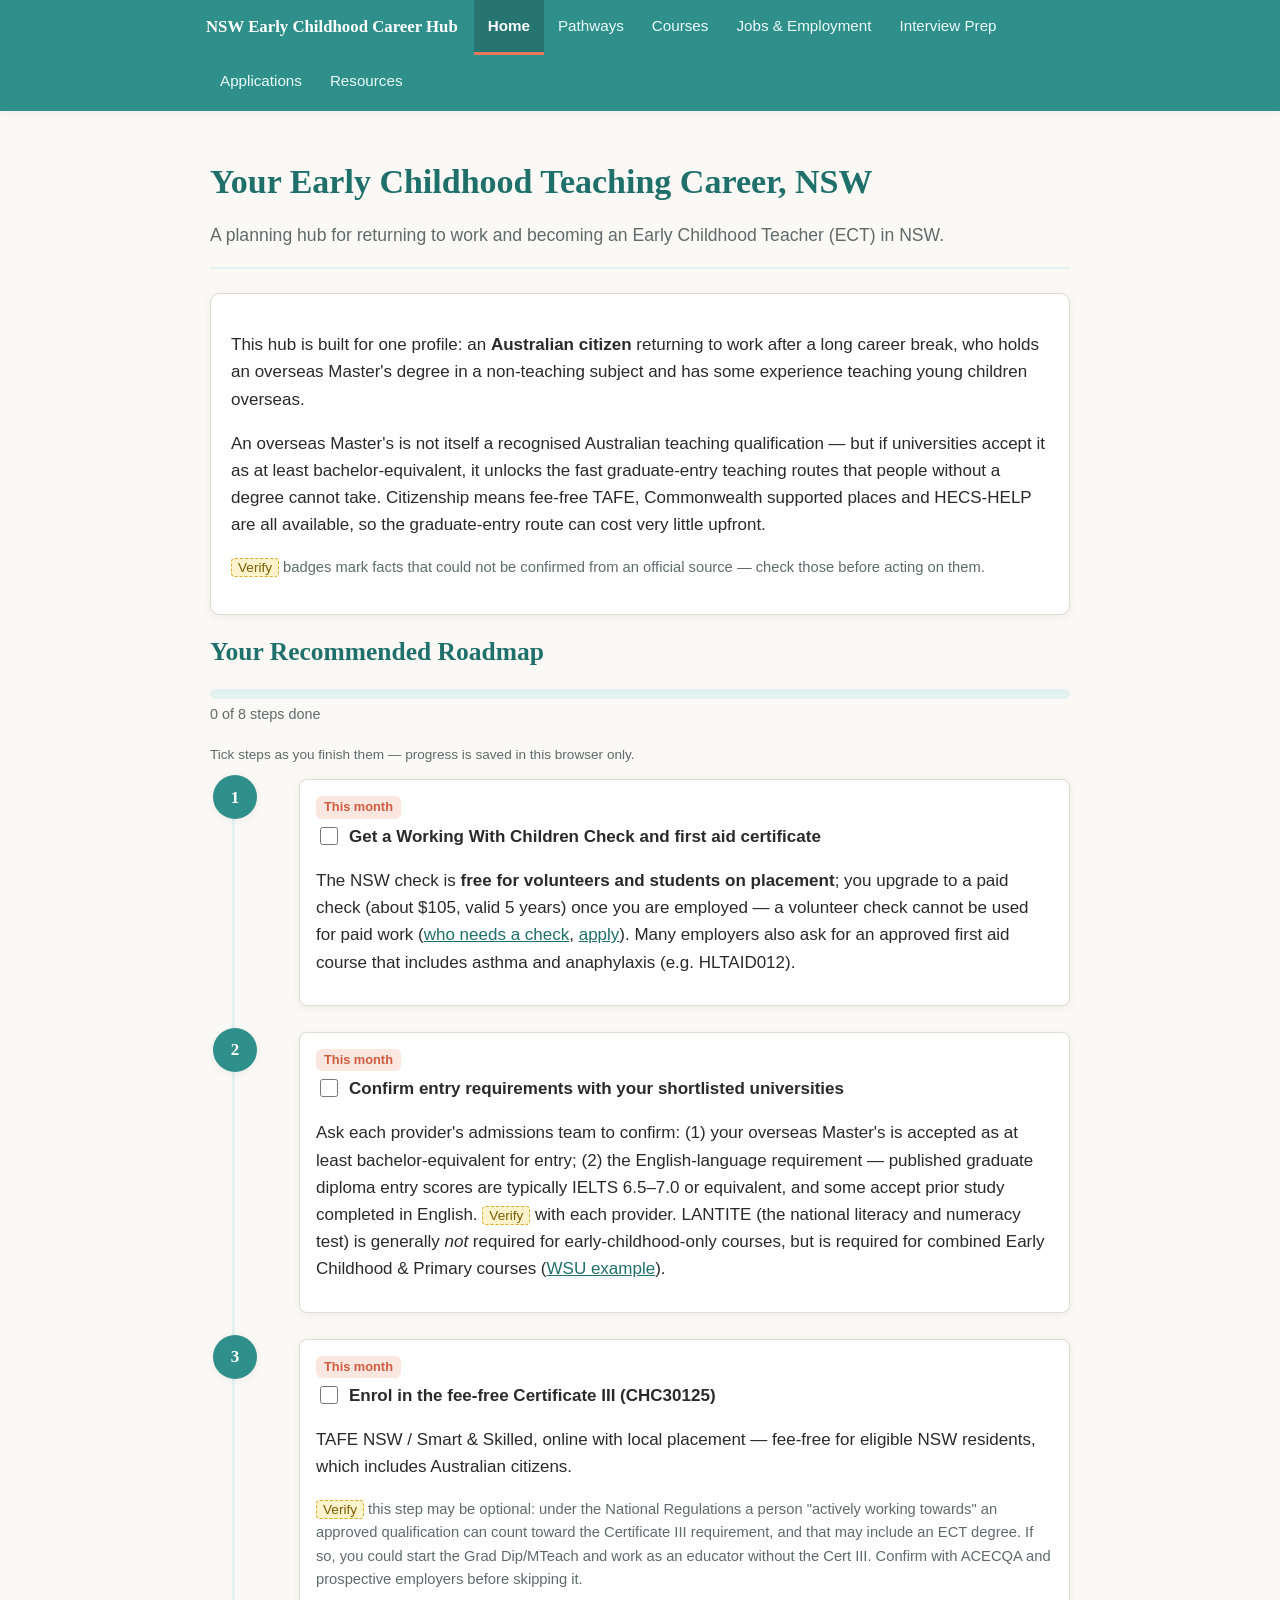
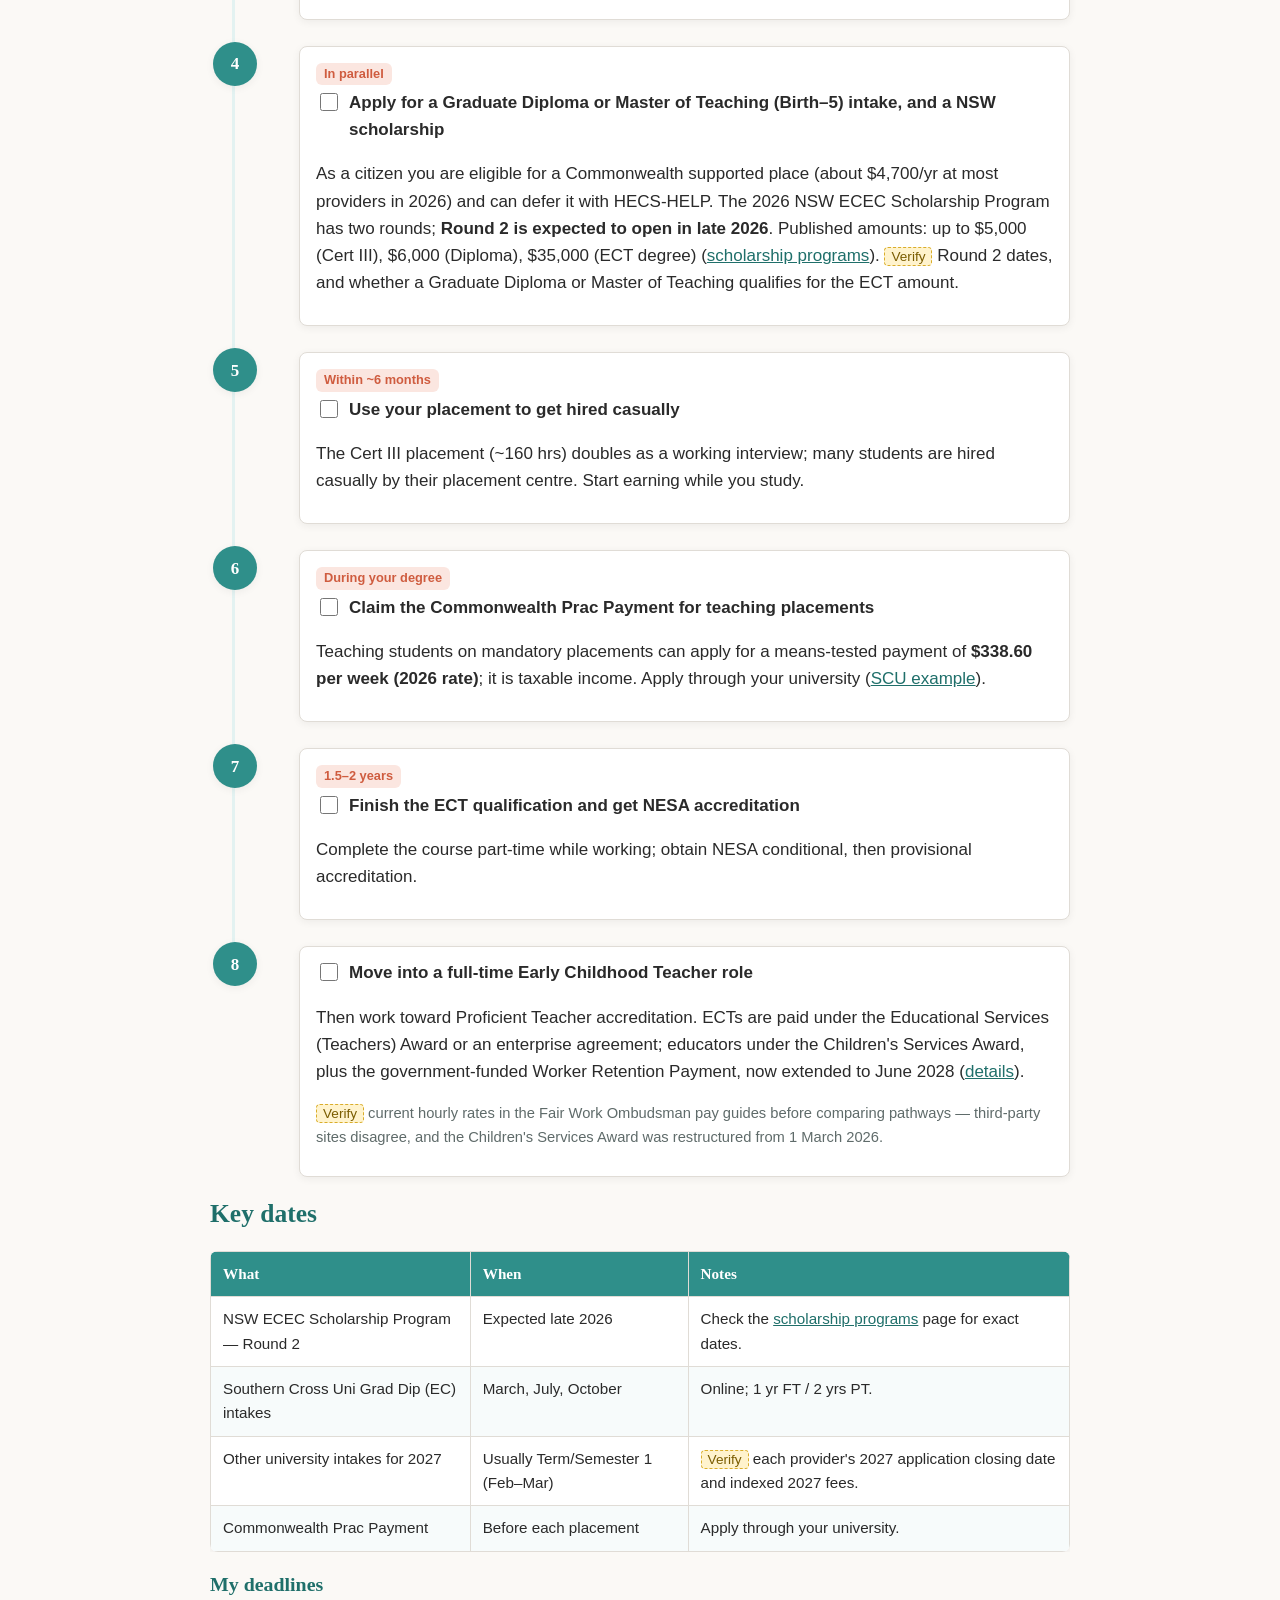
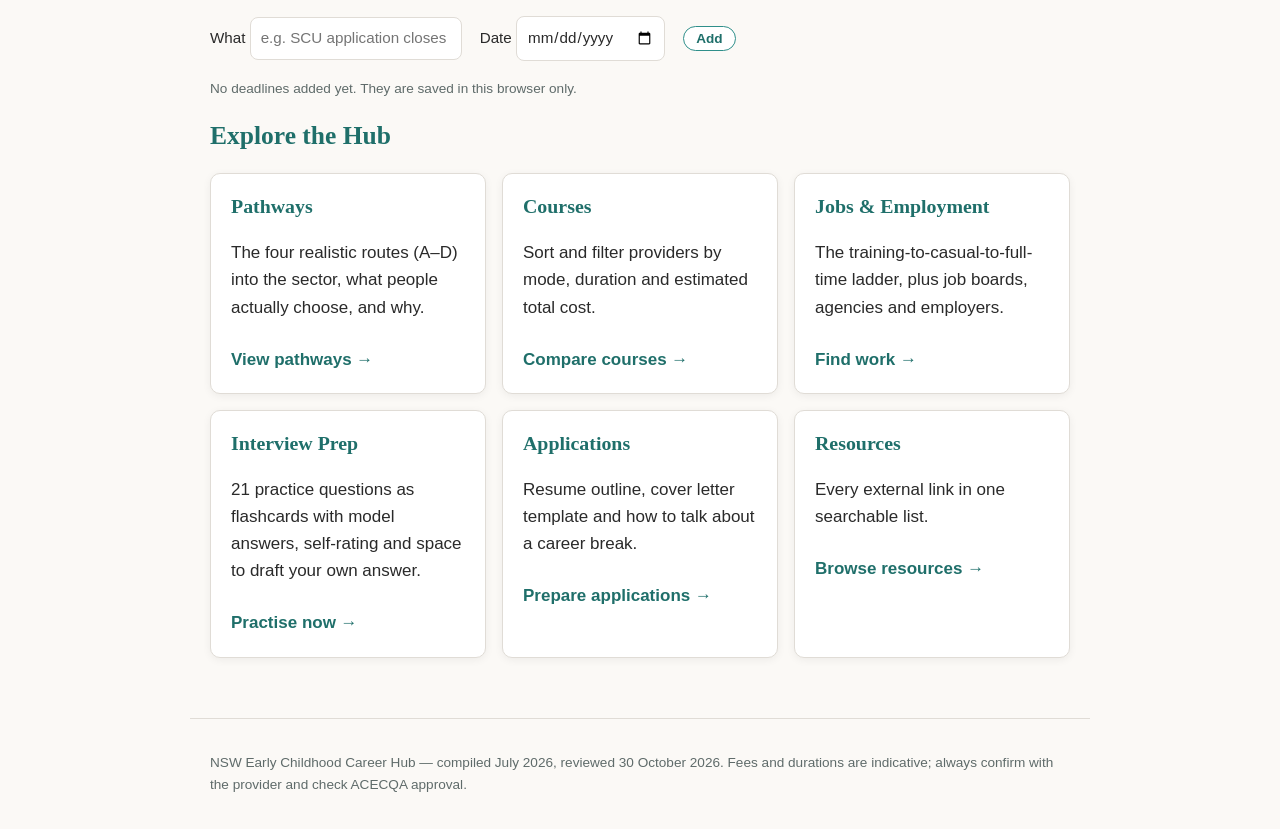
<file: index.html>
<!DOCTYPE html>
<html lang="en">
<head>
<meta charset="UTF-8">
<meta name="viewport" content="width=device-width, initial-scale=1.0">
<title>NSW Early Childhood Career Hub</title>
<meta name="description" content="Step-by-step roadmap into early childhood teaching in NSW for a graduate returning to work.">
<link rel="stylesheet" href="styles.css">
</head>
<body>
<a class="skip-link" href="#main">Skip to content</a>
<nav class="site-nav" aria-label="Main">
  <div class="nav-inner">
    <a class="brand" href="index.html">NSW Early Childhood Career Hub</a>
    <a class="nav-link active" aria-current="page" href="index.html">Home</a>
    <a class="nav-link" href="pathways.html">Pathways</a>
    <a class="nav-link" href="courses.html">Courses</a>
    <a class="nav-link" href="jobs.html">Jobs &amp; Employment</a>
    <a class="nav-link" href="interview.html">Interview Prep</a>
    <a class="nav-link" href="applications.html">Applications</a>
    <a class="nav-link" href="resources.html">Resources</a>
  </div>
</nav>

<main id="main">
  <div class="page-header">
    <h1>Your Early Childhood Teaching Career, NSW</h1>
    <p class="lead">A planning hub for returning to work and becoming an Early Childhood Teacher (ECT) in NSW.</p>
  </div>

  <div class="card">
    <p>This hub is built for one profile: an <strong>Australian citizen</strong> returning to work after a long career break, who holds an overseas Master's degree in a non-teaching subject and has some experience teaching young children overseas.</p>
    <p>An overseas Master's is not itself a recognised Australian teaching qualification &mdash; but if universities accept it as at least bachelor-equivalent, it unlocks the fast graduate-entry teaching routes that people without a degree cannot take. Citizenship means fee-free TAFE, Commonwealth supported places and HECS-HELP are all available, so the graduate-entry route can cost very little upfront.</p>
    <p class="verify-note"><span class="verify">Verify</span> badges mark facts that could not be confirmed from an official source &mdash; check those before acting on them.</p>
  </div>

  <h2>Your Recommended Roadmap</h2>
  <div class="progress no-print">
    <div class="progress-bar" role="presentation"><span id="progressBar"></span></div>
    <div class="progress-label" id="progressLabel" aria-live="polite"></div>
  </div>
  <p class="kbd-hint no-print">Tick steps as you finish them &mdash; progress is saved in this browser only.</p>
  <ol class="timeline">
    <li>
      <span class="step-num">1</span>
      <div class="step-body">
        <span class="step-when">This month</span>
        <label class="step-check"><input type="checkbox" data-step="wwcc"><span>Get a Working With Children Check and first aid certificate</span></label>
        <p>The NSW check is <strong>free for volunteers and students on placement</strong>; you upgrade to a paid check (about $105, valid 5 years) once you are employed &mdash; a volunteer check cannot be used for paid work (<a href="https://ocg.nsw.gov.au/working-children-check/who-needs-check">who needs a check</a>, <a href="https://www.service.nsw.gov.au/transaction/apply-working-children-check">apply</a>). Many employers also ask for an approved first aid course that includes asthma and anaphylaxis (e.g. HLTAID012).</p>
      </div>
    </li>
    <li>
      <span class="step-num">2</span>
      <div class="step-body">
        <span class="step-when">This month</span>
        <label class="step-check"><input type="checkbox" data-step="entry"><span>Confirm entry requirements with your shortlisted universities</span></label>
        <p>Ask each provider's admissions team to confirm: (1) your overseas Master's is accepted as at least bachelor-equivalent for entry; (2) the English-language requirement &mdash; published graduate diploma entry scores are typically IELTS 6.5&ndash;7.0 or equivalent, and some accept prior study completed in English. <span class="verify">Verify</span> with each provider. LANTITE (the national literacy and numeracy test) is generally <em>not</em> required for early-childhood-only courses, but is required for combined Early Childhood &amp; Primary courses (<a href="https://www.westernsydney.edu.au/schools/soed/special_requirements">WSU example</a>).</p>
      </div>
    </li>
    <li>
      <span class="step-num">3</span>
      <div class="step-body">
        <span class="step-when">This month</span>
        <label class="step-check"><input type="checkbox" data-step="cert3"><span>Enrol in the fee-free Certificate III (CHC30125)</span></label>
        <p>TAFE NSW / Smart &amp; Skilled, online with local placement &mdash; fee-free for eligible NSW residents, which includes Australian citizens.</p>
        <p class="verify-note"><span class="verify">Verify</span> this step may be optional: under the National Regulations a person "actively working towards" an approved qualification can count toward the Certificate III requirement, and that may include an ECT degree. If so, you could start the Grad Dip/MTeach and work as an educator without the Cert III. Confirm with ACECQA and prospective employers before skipping it.</p>
      </div>
    </li>
    <li>
      <span class="step-num">4</span>
      <div class="step-body">
        <span class="step-when">In parallel</span>
        <label class="step-check"><input type="checkbox" data-step="apply"><span>Apply for a Graduate Diploma or Master of Teaching (Birth&ndash;5) intake, and a NSW scholarship</span></label>
        <p>As a citizen you are eligible for a Commonwealth supported place (about $4,700/yr at most providers in 2026) and can defer it with HECS-HELP. The 2026 NSW ECEC Scholarship Program has two rounds; <strong>Round 2 is expected to open in late 2026</strong>. Published amounts: up to $5,000 (Cert III), $6,000 (Diploma), $35,000 (ECT degree) (<a href="https://education.nsw.gov.au/early-childhood-education/initiatives/early-childhood-careers/available-supports">scholarship programs</a>). <span class="verify">Verify</span> Round 2 dates, and whether a Graduate Diploma or Master of Teaching qualifies for the ECT amount.</p>
      </div>
    </li>
    <li>
      <span class="step-num">5</span>
      <div class="step-body">
        <span class="step-when">Within ~6 months</span>
        <label class="step-check"><input type="checkbox" data-step="casual"><span>Use your placement to get hired casually</span></label>
        <p>The Cert III placement (~160 hrs) doubles as a working interview; many students are hired casually by their placement centre. Start earning while you study.</p>
      </div>
    </li>
    <li>
      <span class="step-num">6</span>
      <div class="step-body">
        <span class="step-when">During your degree</span>
        <label class="step-check"><input type="checkbox" data-step="prac"><span>Claim the Commonwealth Prac Payment for teaching placements</span></label>
        <p>Teaching students on mandatory placements can apply for a means-tested payment of <strong>$338.60 per week (2026 rate)</strong>; it is taxable income. Apply through your university (<a href="https://www.scu.edu.au/current-students/enrolling/commonwealth-prac-payments">SCU example</a>).</p>
      </div>
    </li>
    <li>
      <span class="step-num">7</span>
      <div class="step-body">
        <span class="step-when">1.5&ndash;2 years</span>
        <label class="step-check"><input type="checkbox" data-step="ect"><span>Finish the ECT qualification and get NESA accreditation</span></label>
        <p>Complete the course part-time while working; obtain NESA conditional, then provisional accreditation.</p>
      </div>
    </li>
    <li>
      <span class="step-num">8</span>
      <div class="step-body">
        <label class="step-check"><input type="checkbox" data-step="proficient"><span>Move into a full-time Early Childhood Teacher role</span></label>
        <p>Then work toward Proficient Teacher accreditation. ECTs are paid under the Educational Services (Teachers) Award or an enterprise agreement; educators under the Children's Services Award, plus the government-funded Worker Retention Payment, now extended to June 2028 (<a href="https://www.education.gov.au/early-childhood/workforce/wages/how-apply-worker-retention-payment">details</a>).</p>
        <p class="verify-note"><span class="verify">Verify</span> current hourly rates in the Fair Work Ombudsman pay guides before comparing pathways &mdash; third-party sites disagree, and the Children's Services Award was restructured from 1 March 2026.</p>
      </div>
    </li>
  </ol>

  <h2>Key dates</h2>
  <div class="table-wrap">
  <table class="compare">
    <thead><tr><th>What</th><th>When</th><th>Notes</th></tr></thead>
    <tbody>
      <tr><td>NSW ECEC Scholarship Program &mdash; Round 2</td><td>Expected late 2026</td><td>Check the <a href="https://education.nsw.gov.au/early-childhood-education/initiatives/early-childhood-careers/available-supports">scholarship programs</a> page for exact dates.</td></tr>
      <tr><td>Southern Cross Uni Grad Dip (EC) intakes</td><td>March, July, October</td><td>Online; 1 yr FT / 2 yrs PT.</td></tr>
      <tr><td>Other university intakes for 2027</td><td>Usually Term/Semester 1 (Feb&ndash;Mar)</td><td><span class="verify">Verify</span> each provider's 2027 application closing date and indexed 2027 fees.</td></tr>
      <tr><td>Commonwealth Prac Payment</td><td>Before each placement</td><td>Apply through your university.</td></tr>
    </tbody>
  </table>
  </div>

  <h3>My deadlines</h3>
  <form id="dlForm" class="toolbar no-print">
    <label>What <input type="text" name="what" required placeholder="e.g. SCU application closes"></label>
    <label>Date <input type="date" name="date" required></label>
    <button class="small-btn" type="submit">Add</button>
  </form>
  <ul class="deadline-list" id="dlList" aria-live="polite"></ul>
  <p class="kbd-hint" id="dlEmpty">No deadlines added yet. They are saved in this browser only.</p>

  <h2>Explore the Hub</h2>
  <div class="grid">
    <div class="card">
      <h3>Pathways</h3>
      <p>The four realistic routes (A&ndash;D) into the sector, what people actually choose, and why.</p>
      <a class="card-link" href="pathways.html">View pathways &rarr;</a>
    </div>
    <div class="card">
      <h3>Courses</h3>
      <p>Sort and filter providers by mode, duration and estimated total cost.</p>
      <a class="card-link" href="courses.html">Compare courses &rarr;</a>
    </div>
    <div class="card">
      <h3>Jobs &amp; Employment</h3>
      <p>The training-to-casual-to-full-time ladder, plus job boards, agencies and employers.</p>
      <a class="card-link" href="jobs.html">Find work &rarr;</a>
    </div>
    <div class="card">
      <h3>Interview Prep</h3>
      <p>21 practice questions as flashcards with model answers, self-rating and space to draft your own answer.</p>
      <a class="card-link" href="interview.html">Practise now &rarr;</a>
    </div>
    <div class="card">
      <h3>Applications</h3>
      <p>Resume outline, cover letter template and how to talk about a career break.</p>
      <a class="card-link" href="applications.html">Prepare applications &rarr;</a>
    </div>
    <div class="card">
      <h3>Resources</h3>
      <p>Every external link in one searchable list.</p>
      <a class="card-link" href="resources.html">Browse resources &rarr;</a>
    </div>
  </div>
</main>

<footer class="site-footer">
  <p>NSW Early Childhood Career Hub &mdash; compiled July 2026, reviewed 30 October 2026. Fees and durations are indicative; always confirm with the provider and check ACECQA approval.</p>
</footer>
<script src="app.js"></script>
</body>
</html>
</file>
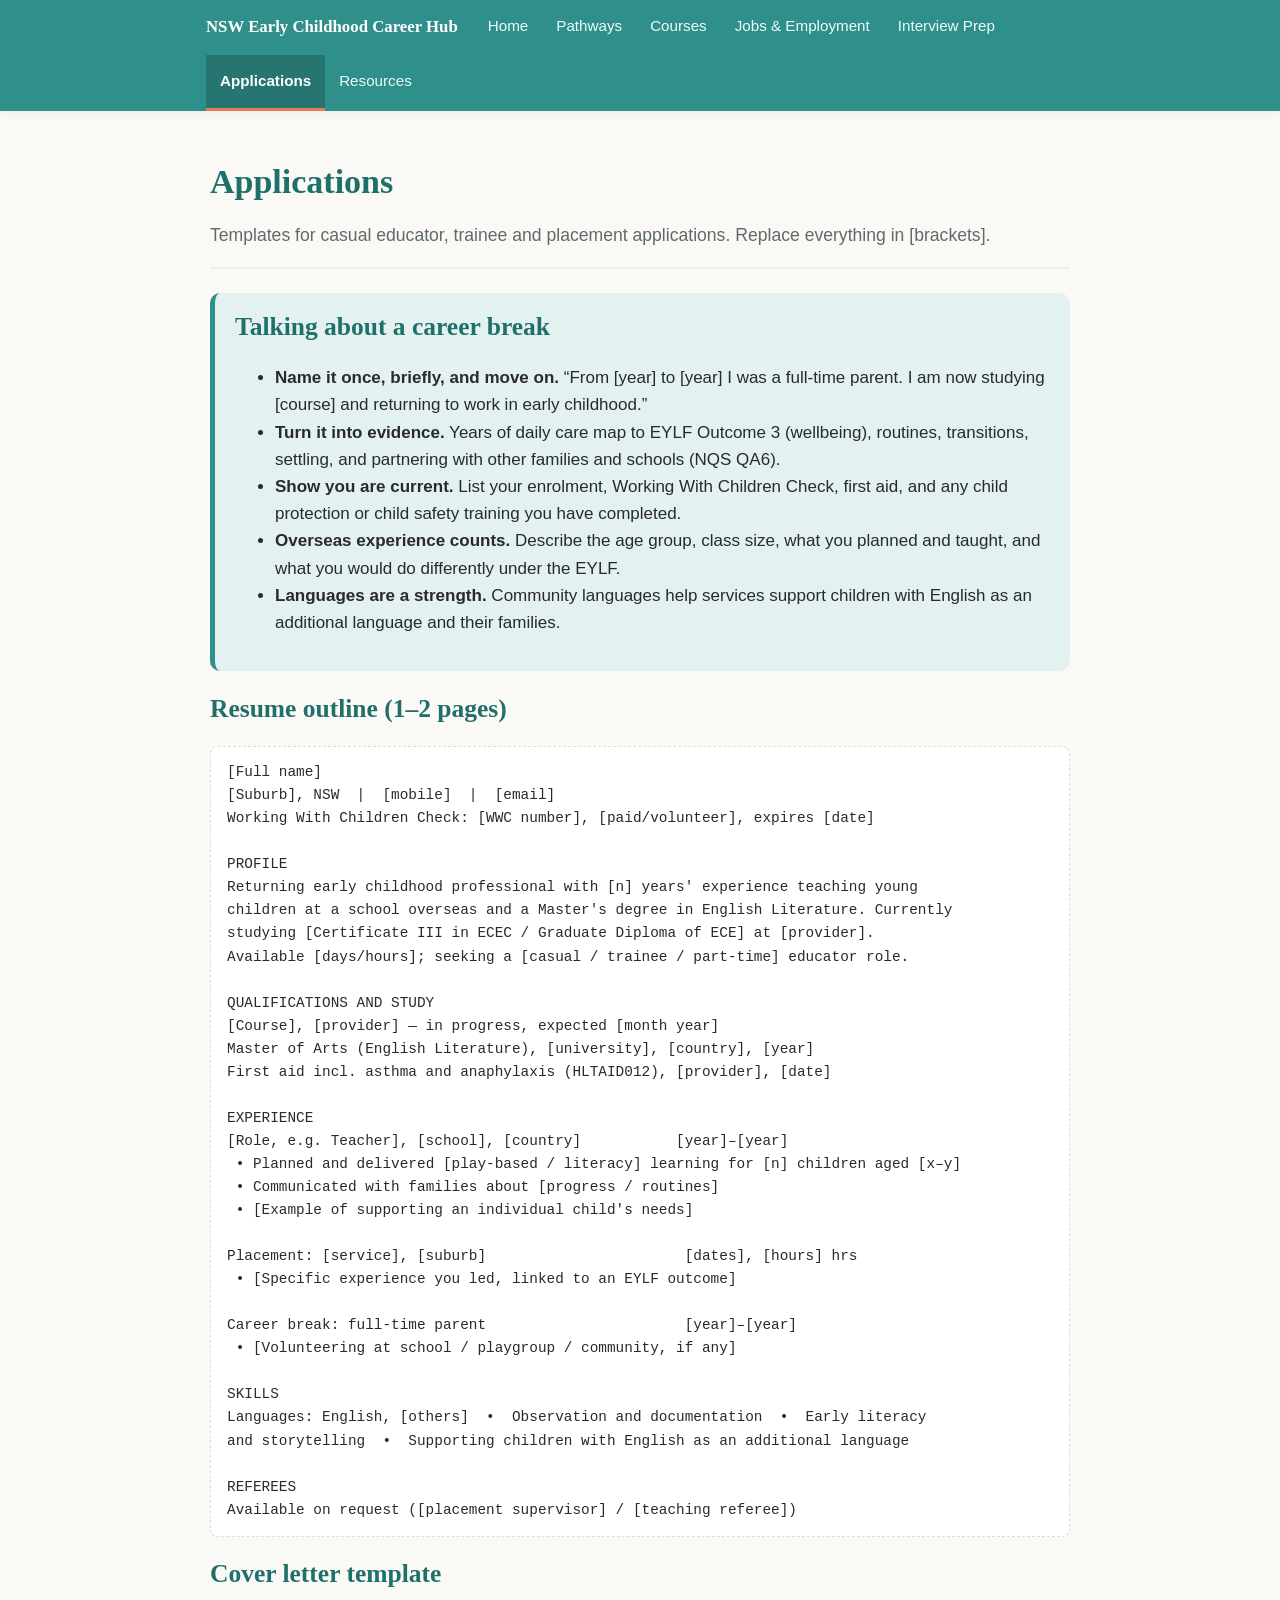
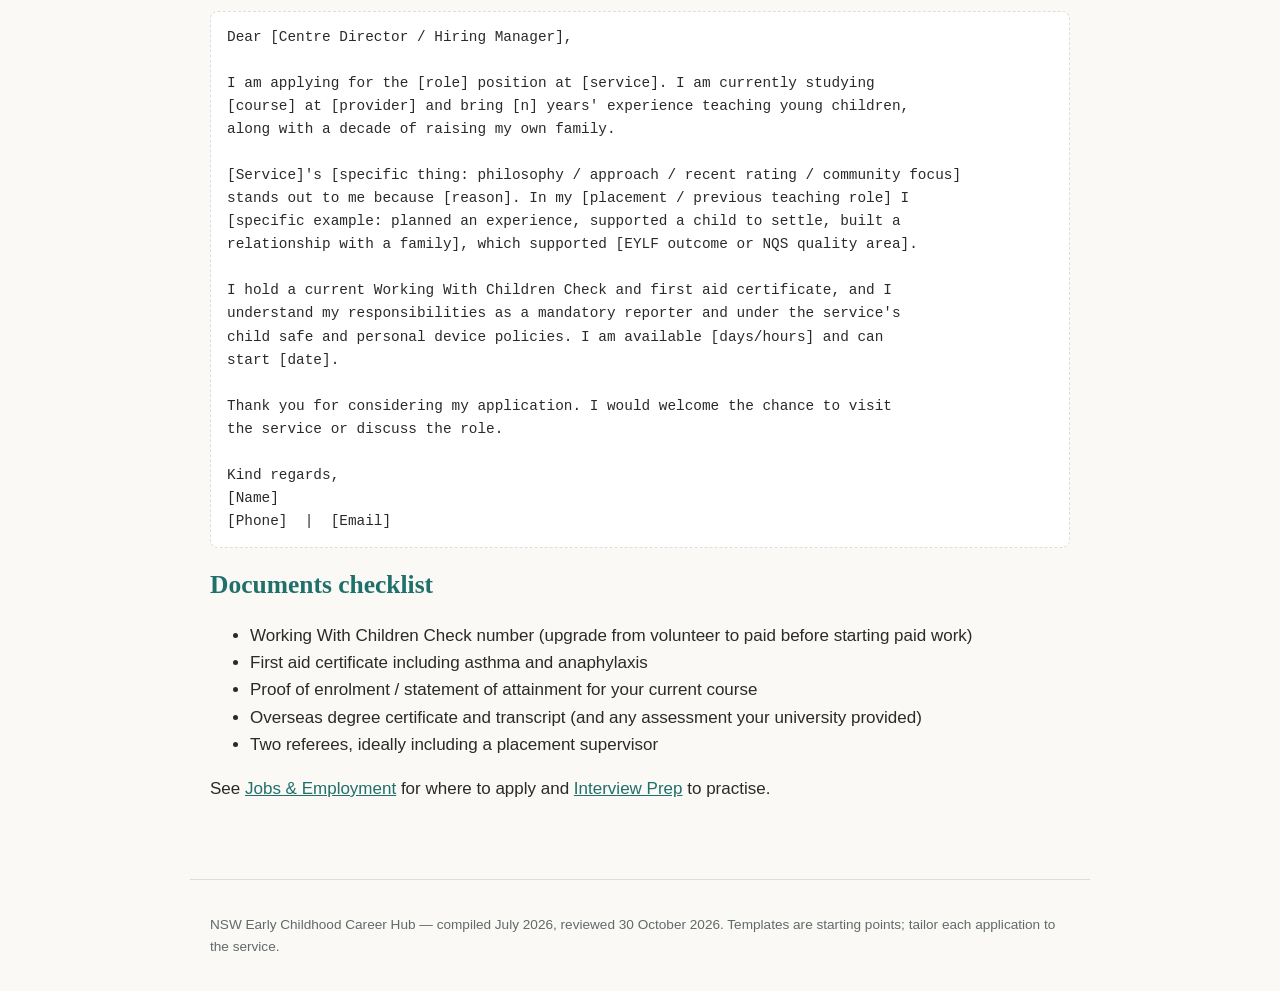
<file: applications.html>
<!DOCTYPE html>
<html lang="en">
<head>
<meta charset="UTF-8">
<meta name="viewport" content="width=device-width, initial-scale=1.0">
<title>Applications — NSW Early Childhood Career Hub</title>
<meta name="description" content="Resume outline, cover letter template and career-break framing for early childhood educator and teacher applications in NSW.">
<link rel="stylesheet" href="styles.css">
</head>
<body>
<a class="skip-link" href="#main">Skip to content</a>
<nav class="site-nav" aria-label="Main">
  <div class="nav-inner">
    <a class="brand" href="index.html">NSW Early Childhood Career Hub</a>
    <a class="nav-link" href="index.html">Home</a>
    <a class="nav-link" href="pathways.html">Pathways</a>
    <a class="nav-link" href="courses.html">Courses</a>
    <a class="nav-link" href="jobs.html">Jobs &amp; Employment</a>
    <a class="nav-link" href="interview.html">Interview Prep</a>
    <a class="nav-link active" aria-current="page" href="applications.html">Applications</a>
    <a class="nav-link" href="resources.html">Resources</a>
  </div>
</nav>

<main id="main">
  <div class="page-header">
    <h1>Applications</h1>
    <p class="lead">Templates for casual educator, trainee and placement applications. Replace everything in [brackets].</p>
  </div>

  <div class="panel panel-teal">
    <h2>Talking about a career break</h2>
    <ul>
      <li><strong>Name it once, briefly, and move on.</strong> &ldquo;From [year] to [year] I was a full-time parent. I am now studying [course] and returning to work in early childhood.&rdquo;</li>
      <li><strong>Turn it into evidence.</strong> Years of daily care map to EYLF Outcome 3 (wellbeing), routines, transitions, settling, and partnering with other families and schools (NQS QA6).</li>
      <li><strong>Show you are current.</strong> List your enrolment, Working With Children Check, first aid, and any child protection or child safety training you have completed.</li>
      <li><strong>Overseas experience counts.</strong> Describe the age group, class size, what you planned and taught, and what you would do differently under the EYLF.</li>
      <li><strong>Languages are a strength.</strong> Community languages help services support children with English as an additional language and their families.</li>
    </ul>
  </div>

  <h2>Resume outline (1&ndash;2 pages)</h2>
  <div class="template">[Full name]
[Suburb], NSW  |  [mobile]  |  [email]
Working With Children Check: [WWC number], [paid/volunteer], expires [date]

PROFILE
Returning early childhood professional with [n] years' experience teaching young
children at a school overseas and a Master's degree in English Literature. Currently
studying [Certificate III in ECEC / Graduate Diploma of ECE] at [provider].
Available [days/hours]; seeking a [casual / trainee / part-time] educator role.

QUALIFICATIONS AND STUDY
[Course], [provider] — in progress, expected [month year]
Master of Arts (English Literature), [university], [country], [year]
First aid incl. asthma and anaphylaxis (HLTAID012), [provider], [date]

EXPERIENCE
[Role, e.g. Teacher], [school], [country]           [year]–[year]
 • Planned and delivered [play-based / literacy] learning for [n] children aged [x–y]
 • Communicated with families about [progress / routines]
 • [Example of supporting an individual child's needs]

Placement: [service], [suburb]                       [dates], [hours] hrs
 • [Specific experience you led, linked to an EYLF outcome]

Career break: full-time parent                       [year]–[year]
 • [Volunteering at school / playgroup / community, if any]

SKILLS
Languages: English, [others]  •  Observation and documentation  •  Early literacy
and storytelling  •  Supporting children with English as an additional language

REFEREES
Available on request ([placement supervisor] / [teaching referee])</div>

  <h2>Cover letter template</h2>
  <div class="template">Dear [Centre Director / Hiring Manager],

I am applying for the [role] position at [service]. I am currently studying
[course] at [provider] and bring [n] years' experience teaching young children,
along with a decade of raising my own family.

[Service]'s [specific thing: philosophy / approach / recent rating / community focus]
stands out to me because [reason]. In my [placement / previous teaching role] I
[specific example: planned an experience, supported a child to settle, built a
relationship with a family], which supported [EYLF outcome or NQS quality area].

I hold a current Working With Children Check and first aid certificate, and I
understand my responsibilities as a mandatory reporter and under the service's
child safe and personal device policies. I am available [days/hours] and can
start [date].

Thank you for considering my application. I would welcome the chance to visit
the service or discuss the role.

Kind regards,
[Name]
[Phone]  |  [Email]</div>

  <h2>Documents checklist</h2>
  <ul>
    <li>Working With Children Check number (upgrade from volunteer to paid before starting paid work)</li>
    <li>First aid certificate including asthma and anaphylaxis</li>
    <li>Proof of enrolment / statement of attainment for your current course</li>
    <li>Overseas degree certificate and transcript (and any assessment your university provided)</li>
    <li>Two referees, ideally including a placement supervisor</li>
  </ul>
  <p>See <a href="jobs.html">Jobs &amp; Employment</a> for where to apply and <a href="interview.html">Interview Prep</a> to practise.</p>
</main>

<footer class="site-footer">
  <p>NSW Early Childhood Career Hub &mdash; compiled July 2026, reviewed 30 October 2026. Templates are starting points; tailor each application to the service.</p>
</footer>
<script src="app.js"></script>
</body>
</html>
</file>
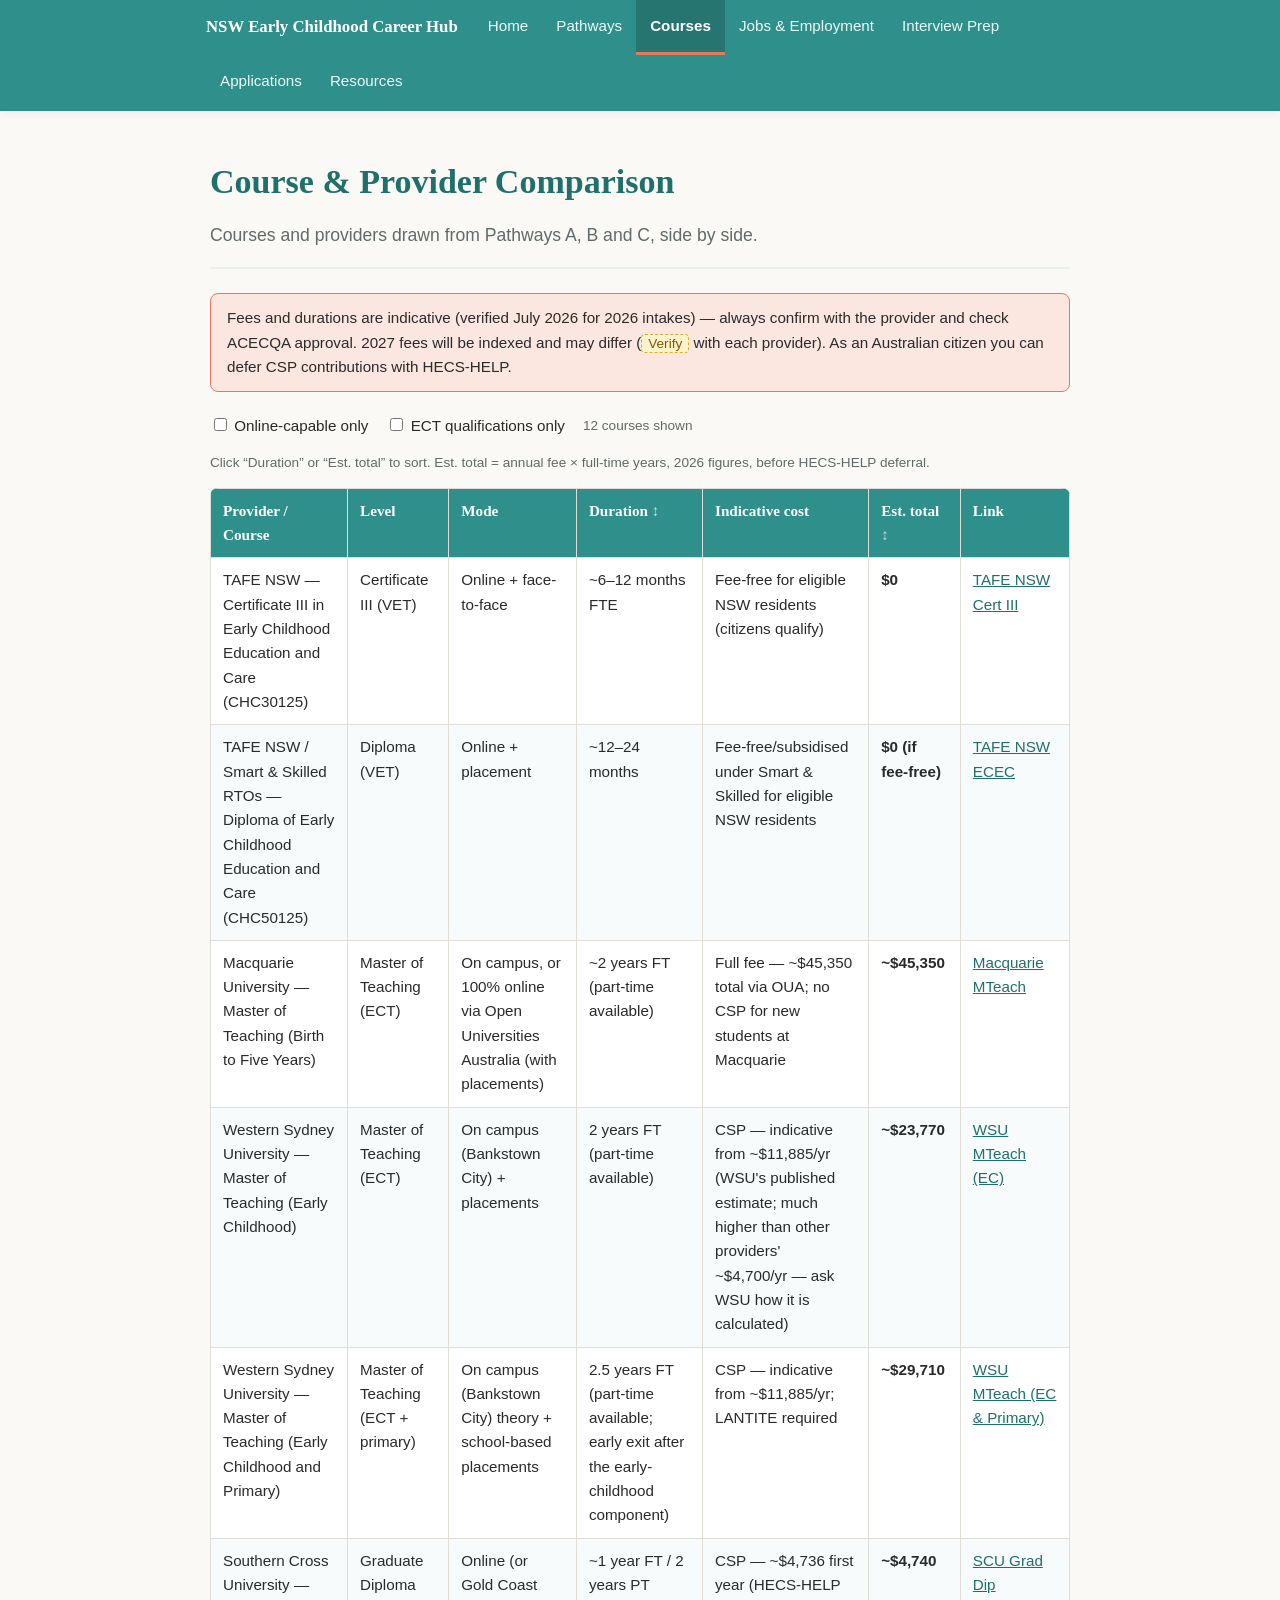
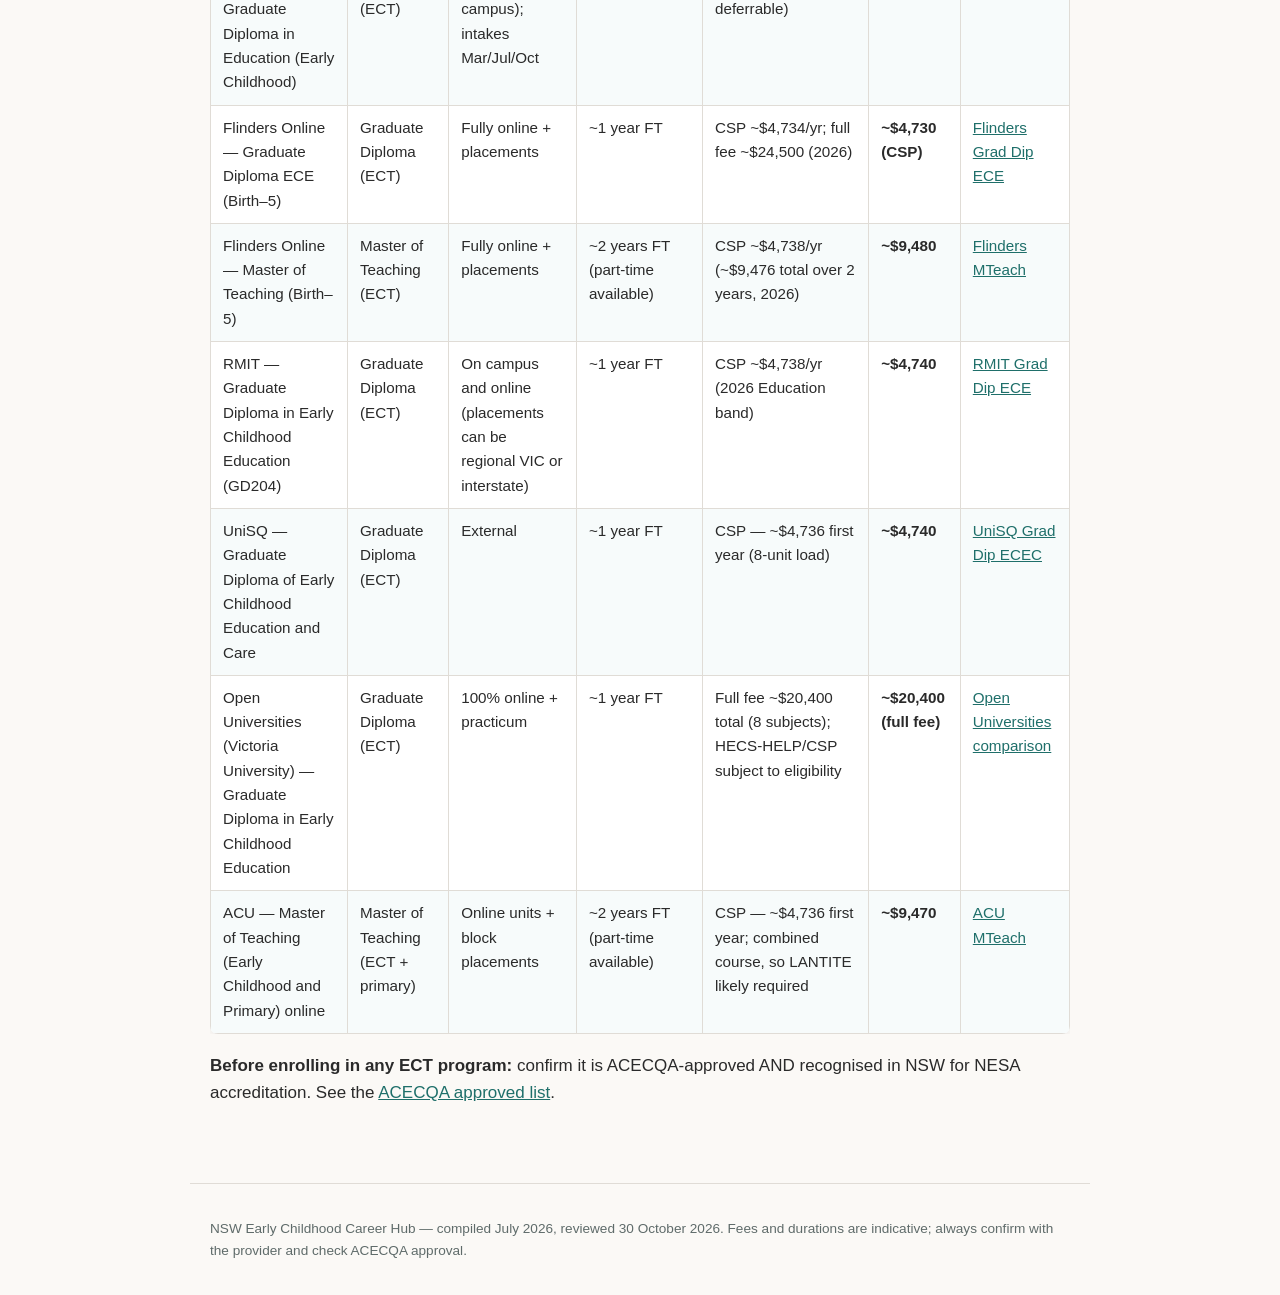
<file: courses.html>
<!DOCTYPE html>
<html lang="en">
<head>
<meta charset="UTF-8">
<meta name="viewport" content="width=device-width, initial-scale=1.0">
<title>Courses — NSW Early Childhood Career Hub</title>
<meta name="description" content="Side-by-side comparison of NSW-relevant early childhood courses: mode, duration and indicative cost.">
<link rel="stylesheet" href="styles.css">
</head>
<body>
<a class="skip-link" href="#main">Skip to content</a>
<nav class="site-nav" aria-label="Main">
  <div class="nav-inner">
    <a class="brand" href="index.html">NSW Early Childhood Career Hub</a>
    <a class="nav-link" href="index.html">Home</a>
    <a class="nav-link" href="pathways.html">Pathways</a>
    <a class="nav-link active" aria-current="page" href="courses.html">Courses</a>
    <a class="nav-link" href="jobs.html">Jobs &amp; Employment</a>
    <a class="nav-link" href="interview.html">Interview Prep</a>
    <a class="nav-link" href="applications.html">Applications</a>
    <a class="nav-link" href="resources.html">Resources</a>
  </div>
</nav>

<main id="main">
  <div class="page-header">
    <h1>Course &amp; Provider Comparison</h1>
    <p class="lead">Courses and providers drawn from Pathways A, B and C, side by side.</p>
  </div>

  <div class="note-banner">
    Fees and durations are indicative (verified July 2026 for 2026 intakes) &mdash; always confirm with the provider and check ACECQA approval. 2027 fees will be indexed and may differ (<span class="verify">Verify</span> with each provider). As an Australian citizen you can defer CSP contributions with HECS-HELP.
  </div>

  <div class="toolbar no-print">
    <label><input type="checkbox" id="fOnline"> Online-capable only</label>
    <label><input type="checkbox" id="fEct"> ECT qualifications only</label>
    <span class="kbd-hint" id="courseCount" aria-live="polite"></span>
  </div>
  <p class="kbd-hint">Click &ldquo;Duration&rdquo; or &ldquo;Est. total&rdquo; to sort. Est. total = annual fee &times; full-time years, 2026 figures, before HECS-HELP deferral.</p>

  <div class="table-wrap">
  <table class="compare" id="courseTable" data-sortable>
    <thead>
      <tr>
        <th scope="col">Provider / Course</th>
        <th scope="col">Level</th>
        <th scope="col">Mode</th>
        <th scope="col"><button class="sort" type="button">Duration</button></th>
        <th scope="col">Indicative cost</th>
        <th scope="col"><button class="sort" type="button">Est. total</button></th>
        <th scope="col">Link</th>
      </tr>
    </thead>
    <tbody>
      <tr data-online="1" data-ect="0">
        <td>TAFE NSW &mdash; Certificate III in Early Childhood Education and Care (CHC30125)</td>
        <td>Certificate III (VET)</td>
        <td>Online + face-to-face</td>
        <td data-sort="0.75">~6&ndash;12 months FTE</td>
        <td>Fee-free for eligible NSW residents (citizens qualify)</td>
        <td data-sort="0"><strong>$0</strong></td>
        <td><a href="https://www.tafensw.edu.au/course-areas/education-and-training/courses/certificate-iii-in-early-childhood-education-and-care--CHC30125-01">TAFE NSW Cert III</a></td>
      </tr>
      <tr data-online="1" data-ect="0">
        <td>TAFE NSW / Smart &amp; Skilled RTOs &mdash; Diploma of Early Childhood Education and Care (CHC50125)</td>
        <td>Diploma (VET)</td>
        <td>Online + placement</td>
        <td data-sort="1.5">~12&ndash;24 months</td>
        <td>Fee-free/subsidised under Smart &amp; Skilled for eligible NSW residents</td>
        <td data-sort="0"><strong>$0 (if fee-free)</strong></td>
        <td><a href="https://www.tafensw.edu.au/course-areas/education-and-training/early-childhood-education-and-care">TAFE NSW ECEC</a></td>
      </tr>
      <tr data-online="1" data-ect="1">
        <td>Macquarie University &mdash; Master of Teaching (Birth to Five Years)</td>
        <td>Master of Teaching (ECT)</td>
        <td>On campus, or 100% online via Open Universities Australia (with placements)</td>
        <td data-sort="2">~2 years FT (part-time available)</td>
        <td>Full fee &mdash; ~$45,350 total via OUA; no CSP for new students at Macquarie</td>
        <td data-sort="45350"><strong>~$45,350</strong></td>
        <td><a href="https://www.mq.edu.au/study/find-a-course/courses/master-of-teaching-birth-to-five-years">Macquarie MTeach</a></td>
      </tr>
      <tr data-online="0" data-ect="1">
        <td>Western Sydney University &mdash; Master of Teaching (Early Childhood)</td>
        <td>Master of Teaching (ECT)</td>
        <td>On campus (Bankstown City) + placements</td>
        <td data-sort="2">2 years FT (part-time available)</td>
        <td>CSP &mdash; indicative from ~$11,885/yr (WSU's published estimate; much higher than other providers' ~$4,700/yr &mdash; ask WSU how it is calculated)</td>
        <td data-sort="23770"><strong>~$23,770</strong></td>
        <td><a href="https://www.westernsydney.edu.au/future/study/courses/postgraduate/master-of-teaching-early-childhood">WSU MTeach (EC)</a></td>
      </tr>
      <tr data-online="0" data-ect="1">
        <td>Western Sydney University &mdash; Master of Teaching (Early Childhood and Primary)</td>
        <td>Master of Teaching (ECT + primary)</td>
        <td>On campus (Bankstown City) theory + school-based placements</td>
        <td data-sort="2.5">2.5 years FT (part-time available; early exit after the early-childhood component)</td>
        <td>CSP &mdash; indicative from ~$11,885/yr; LANTITE required</td>
        <td data-sort="29713"><strong>~$29,710</strong></td>
        <td><a href="https://www.westernsydney.edu.au/future/study/courses/postgraduate/master-of-teaching-early-childhood-and-primary">WSU MTeach (EC &amp; Primary)</a></td>
      </tr>
      <tr data-online="1" data-ect="1">
        <td>Southern Cross University &mdash; Graduate Diploma in Education (Early Childhood)</td>
        <td>Graduate Diploma (ECT)</td>
        <td>Online (or Gold Coast campus); intakes Mar/Jul/Oct</td>
        <td data-sort="1">~1 year FT / 2 years PT</td>
        <td>CSP &mdash; ~$4,736 first year (HECS-HELP deferrable)</td>
        <td data-sort="4736"><strong>~$4,740</strong></td>
        <td><a href="https://www.scu.edu.au/study/courses/graduate-diploma-in-education-early-childhood-1107425/">SCU Grad Dip</a></td>
      </tr>
      <tr data-online="1" data-ect="1">
        <td>Flinders Online &mdash; Graduate Diploma ECE (Birth&ndash;5)</td>
        <td>Graduate Diploma (ECT)</td>
        <td>Fully online + placements</td>
        <td data-sort="1">~1 year FT</td>
        <td>CSP ~$4,734/yr; full fee ~$24,500 (2026)</td>
        <td data-sort="4734"><strong>~$4,730 (CSP)</strong></td>
        <td><a href="https://www.flinders.edu.au/online/courses/graduate-diploma-early-childhood-education-birth-5">Flinders Grad Dip ECE</a></td>
      </tr>
      <tr data-online="1" data-ect="1">
        <td>Flinders Online &mdash; Master of Teaching (Birth&ndash;5)</td>
        <td>Master of Teaching (ECT)</td>
        <td>Fully online + placements</td>
        <td data-sort="2">~2 years FT (part-time available)</td>
        <td>CSP ~$4,738/yr (~$9,476 total over 2 years, 2026)</td>
        <td data-sort="9476"><strong>~$9,480</strong></td>
        <td><a href="https://www.flinders.edu.au/online/courses/master-teaching-birth-5">Flinders MTeach</a></td>
      </tr>
      <tr data-online="1" data-ect="1">
        <td>RMIT &mdash; Graduate Diploma in Early Childhood Education (GD204)</td>
        <td>Graduate Diploma (ECT)</td>
        <td>On campus and online (placements can be regional VIC or interstate)</td>
        <td data-sort="1">~1 year FT</td>
        <td>CSP ~$4,738/yr (2026 Education band)</td>
        <td data-sort="4738"><strong>~$4,740</strong></td>
        <td><a href="https://www.rmit.edu.au/study-with-us/levels-of-study/postgraduate-study/graduate-diplomas/graduate-diploma-in-early-childhood-education-gd204">RMIT Grad Dip ECE</a></td>
      </tr>
      <tr data-online="1" data-ect="1">
        <td>UniSQ &mdash; Graduate Diploma of Early Childhood Education and Care</td>
        <td>Graduate Diploma (ECT)</td>
        <td>External</td>
        <td data-sort="1">~1 year FT</td>
        <td>CSP &mdash; ~$4,736 first year (8-unit load)</td>
        <td data-sort="4736"><strong>~$4,740</strong></td>
        <td><a href="https://www.unisq.edu.au/study/degrees/graduate-diploma-of-early-childhood-education-and-care">UniSQ Grad Dip ECEC</a></td>
      </tr>
      <tr data-online="1" data-ect="1">
        <td>Open Universities (Victoria University) &mdash; Graduate Diploma in Early Childhood Education</td>
        <td>Graduate Diploma (ECT)</td>
        <td>100% online + practicum</td>
        <td data-sort="1">~1 year FT</td>
        <td>Full fee ~$20,400 total (8 subjects); HECS-HELP/CSP subject to eligibility</td>
        <td data-sort="20400"><strong>~$20,400 (full fee)</strong></td>
        <td><a href="https://www.open.edu.au/degrees/graduate-diploma-in-early-childhood-education-victoria-university-vic-ece-gdi">Open Universities comparison</a></td>
      </tr>
      <tr data-online="1" data-ect="1">
        <td>ACU &mdash; Master of Teaching (Early Childhood and Primary) online</td>
        <td>Master of Teaching (ECT + primary)</td>
        <td>Online units + block placements</td>
        <td data-sort="2">~2 years FT (part-time available)</td>
        <td>CSP &mdash; ~$4,736 first year; combined course, so LANTITE likely required</td>
        <td data-sort="9472"><strong>~$9,470</strong></td>
        <td><a href="https://www.acu.edu.au/course/master-of-teaching-early-childhood-and-primary-online">ACU MTeach</a></td>
      </tr>
    </tbody>
  </table>
  </div>

  <p style="margin-top:18px;"><strong>Before enrolling in any ECT program:</strong> confirm it is ACECQA-approved AND recognised in NSW for NESA accreditation. See the <a href="https://www.acecqa.gov.au/qualifications/nqf-approved">ACECQA approved list</a>.</p>
</main>

<footer class="site-footer">
  <p>NSW Early Childhood Career Hub &mdash; compiled July 2026, reviewed 30 October 2026. Fees and durations are indicative; always confirm with the provider and check ACECQA approval.</p>
</footer>
<script src="app.js"></script>
</body>
</html>
</file>
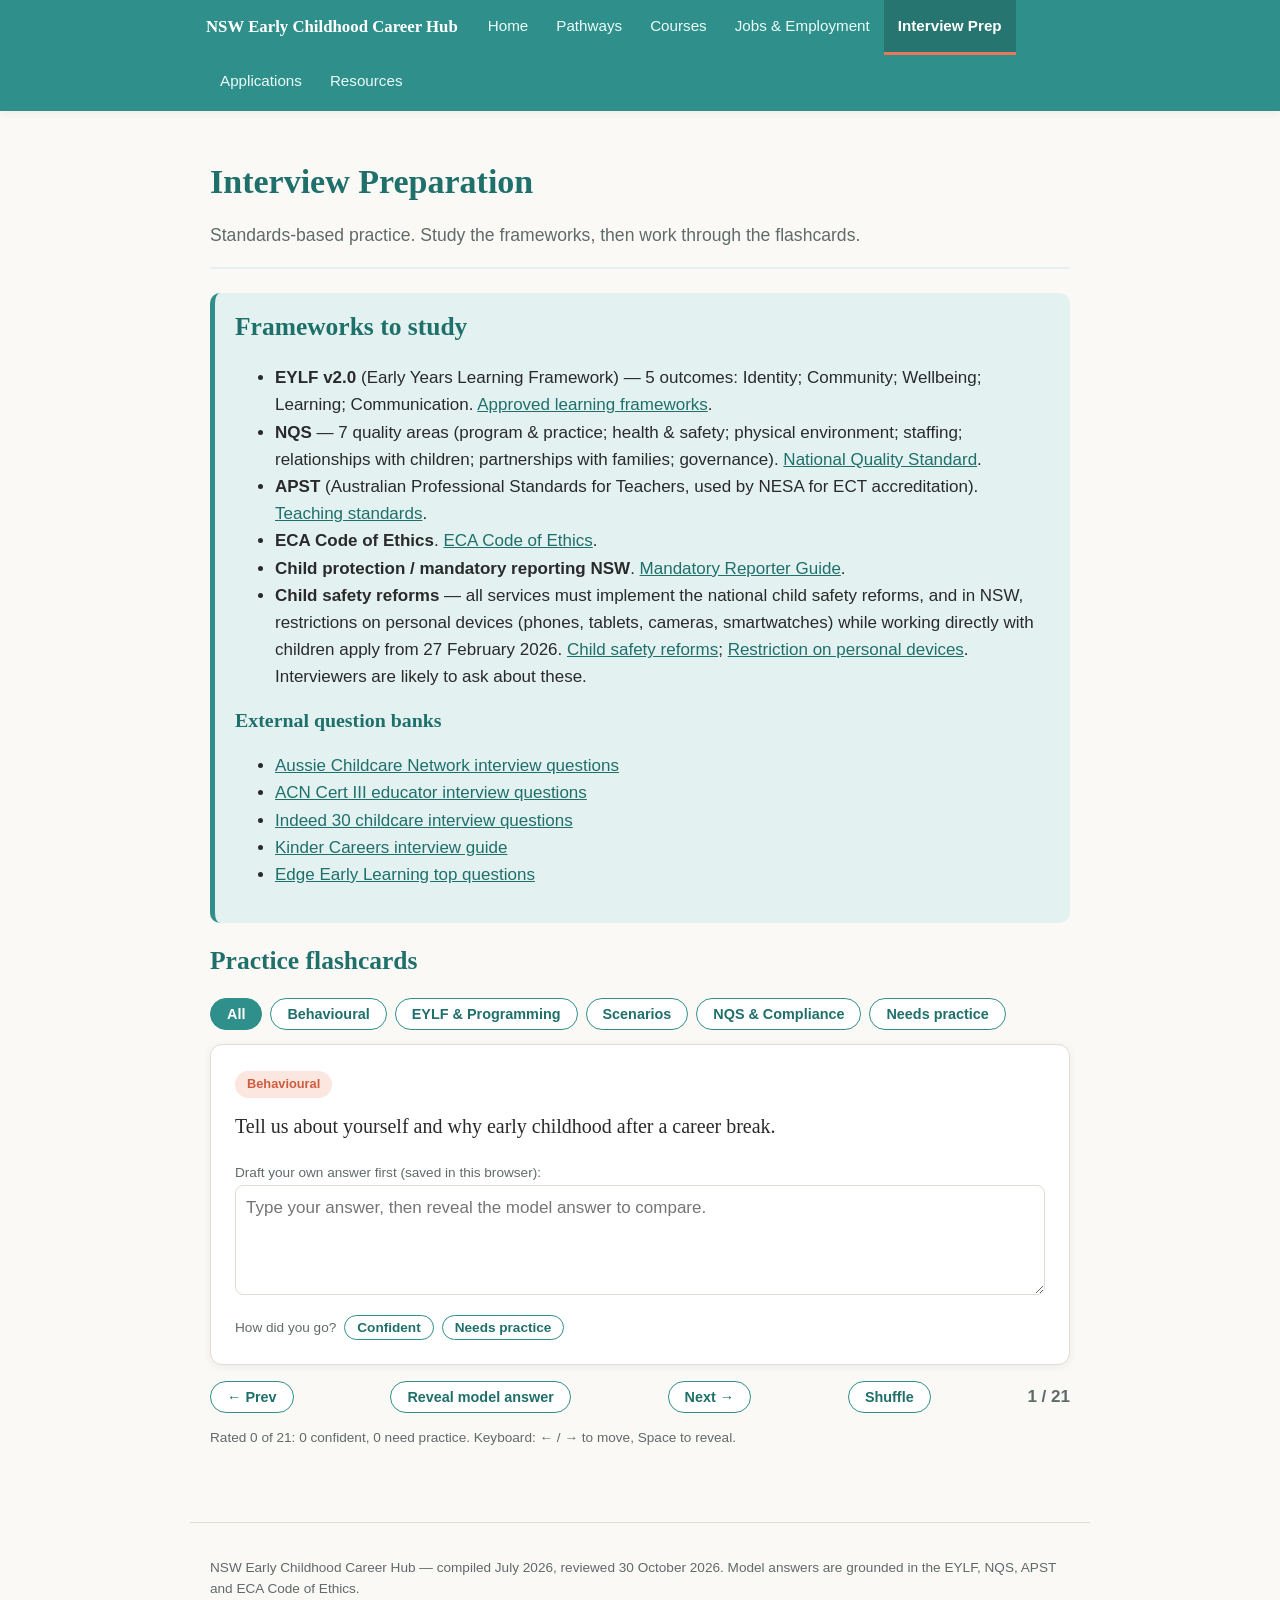
<file: interview.html>
<!DOCTYPE html>
<html lang="en">
<head>
<meta charset="UTF-8">
<meta name="viewport" content="width=device-width, initial-scale=1.0">
<title>Interview Prep — NSW Early Childhood Career Hub</title>
<meta name="description" content="Early childhood interview practice flashcards grounded in the EYLF, NQS, APST and ECA Code of Ethics.">
<link rel="stylesheet" href="styles.css">
</head>
<body>
<a class="skip-link" href="#main">Skip to content</a>
<nav class="site-nav" aria-label="Main">
  <div class="nav-inner">
    <a class="brand" href="index.html">NSW Early Childhood Career Hub</a>
    <a class="nav-link" href="index.html">Home</a>
    <a class="nav-link" href="pathways.html">Pathways</a>
    <a class="nav-link" href="courses.html">Courses</a>
    <a class="nav-link" href="jobs.html">Jobs &amp; Employment</a>
    <a class="nav-link active" aria-current="page" href="interview.html">Interview Prep</a>
    <a class="nav-link" href="applications.html">Applications</a>
    <a class="nav-link" href="resources.html">Resources</a>
  </div>
</nav>

<main id="main">
  <div class="page-header">
    <h1>Interview Preparation</h1>
    <p class="lead">Standards-based practice. Study the frameworks, then work through the flashcards.</p>
  </div>

  <div class="panel panel-teal">
    <h2>Frameworks to study</h2>
    <ul>
      <li><strong>EYLF v2.0</strong> (Early Years Learning Framework) &mdash; 5 outcomes: Identity; Community; Wellbeing; Learning; Communication. <a href="https://www.acecqa.gov.au/nqf/national-law-regulations/approved-learning-frameworks">Approved learning frameworks</a>.</li>
      <li><strong>NQS</strong> &mdash; 7 quality areas (program &amp; practice; health &amp; safety; physical environment; staffing; relationships with children; partnerships with families; governance). <a href="https://www.acecqa.gov.au/nqf/national-quality-standard">National Quality Standard</a>.</li>
      <li><strong>APST</strong> (Australian Professional Standards for Teachers, used by NESA for ECT accreditation). <a href="https://www.nsw.gov.au/sites/default/files/2023-01/Australian-Professional-Standards-for-Teachers-teacher-accreditation.pdf">Teaching standards</a>.</li>
      <li><strong>ECA Code of Ethics</strong>. <a href="https://www.earlychildhoodaustralia.org.au/our-publications/eca-code-ethics/">ECA Code of Ethics</a>.</li>
      <li><strong>Child protection / mandatory reporting NSW</strong>. <a href="https://reporter.childstory.nsw.gov.au/s/mrg">Mandatory Reporter Guide</a>.</li>
      <li><strong>Child safety reforms</strong> &mdash; all services must implement the national child safety reforms, and in NSW, restrictions on personal devices (phones, tablets, cameras, smartwatches) while working directly with children apply from 27 February 2026. <a href="https://education.nsw.gov.au/early-childhood-education/regulation-and-compliance/regulation-assessment-and-rating/child-safety/child-safety-reforms">Child safety reforms</a>; <a href="https://education.nsw.gov.au/early-childhood-education/regulation-and-compliance/regulation-assessment-and-rating/child-safety/restriction-on-personal-devices">Restriction on personal devices</a>. Interviewers are likely to ask about these.</li>
    </ul>
    <h3>External question banks</h3>
    <ul>
      <li><a href="https://aussiechildcarenetwork.com.au/articles/childcare-articles/childcare-interview-questions">Aussie Childcare Network interview questions</a></li>
      <li><a href="https://aussiechildcarenetwork.com.au/articles/childcare-articles/interview-questions-for-a-cert-3-educator-job-in-early-childhood">ACN Cert III educator interview questions</a></li>
      <li><a href="https://au.indeed.com/career-advice/interviewing/child-care-interview-questions">Indeed 30 childcare interview questions</a></li>
      <li><a href="https://kindercareers.com.au/childcare-interviews">Kinder Careers interview guide</a></li>
      <li><a href="https://edgeearlylearning.com.au/top-interview-questions-for-childcare/">Edge Early Learning top questions</a></li>
    </ul>
  </div>

  <h2>Practice flashcards</h2>
  <div class="filters" id="filters" role="group" aria-label="Question category">
    <button type="button" data-cat="All" class="active" aria-pressed="true">All</button>
    <button type="button" data-cat="Behavioural" aria-pressed="false">Behavioural</button>
    <button type="button" data-cat="EYLF &amp; Programming" aria-pressed="false">EYLF &amp; Programming</button>
    <button type="button" data-cat="Scenarios" aria-pressed="false">Scenarios</button>
    <button type="button" data-cat="NQS &amp; Compliance" aria-pressed="false">NQS &amp; Compliance</button>
    <button type="button" data-cat="Review" aria-pressed="false">Needs practice</button>
  </div>

  <div class="flashcard" id="flashcard" aria-live="polite">
    <span class="cat-tag" id="cardCat"></span>
    <p class="question" id="cardQuestion"></p>
    <label for="myAnswer" class="kbd-hint">Draft your own answer first (saved in this browser):</label>
    <textarea id="myAnswer" placeholder="Type your answer, then reveal the model answer to compare."></textarea>
    <div id="answerWrap" style="display:none;">
      <div class="answer" id="cardAnswer"></div>
      <div class="star-tip" id="cardStar" style="display:none;"></div>
    </div>
    <div class="rate" role="group" aria-label="How did you go?">
      <span class="kbd-hint">How did you go?</span>
      <button type="button" data-rate="good" aria-pressed="false">Confident</button>
      <button type="button" data-rate="review" aria-pressed="false">Needs practice</button>
    </div>
  </div>

  <div class="controls">
    <button type="button" id="prevBtn">&larr; Prev</button>
    <button type="button" class="btn-reveal" id="revealBtn" aria-expanded="false" aria-controls="answerWrap">Reveal model answer</button>
    <button type="button" id="nextBtn">Next &rarr;</button>
    <button type="button" id="shuffleBtn">Shuffle</button>
    <span class="counter" id="counter"></span>
  </div>
  <p class="kbd-hint"><span id="rateSummary"></span> Keyboard: &larr; / &rarr; to move, Space to reveal.</p>
</main>

<footer class="site-footer">
  <p>NSW Early Childhood Career Hub &mdash; compiled July 2026, reviewed 30 October 2026. Model answers are grounded in the EYLF, NQS, APST and ECA Code of Ethics.</p>
</footer>

<script src="app.js"></script>
<script>
var QUESTIONS = [
  // Behavioural / background (4)
  {
    cat: "Behavioural",
    q: "Tell us about yourself and why early childhood after a career break.",
    a: "I bring experience teaching young children at a school overseas plus a decade raising my own children, and I am now committing to the early childhood profession here in NSW. I am motivated by supporting each child's sense of belonging and identity &mdash; EYLF v2.0 Outcome 1 is that children have a strong sense of identity. I am enrolling in an ACECQA-approved qualification so my practice meets national standards, and I see this role as the start of a long-term career, not just a job. My lived experience of parenting deepens my empathy for families, which supports NQS Quality Area 6 (partnerships with families).",
    framework: "EYLF v2.0 Outcome 1 (Identity); NQS QA6 (partnerships with families).",
    star: true
  },
  {
    cat: "Behavioural",
    q: "What experience do you have with children?",
    a: "I taught young children at a school overseas, so I have classroom experience with planning, routines and managing a group. Alongside that, a decade of raising my own children gave me daily practice in nurturing, observing development and responding to individual needs. These experiences map directly to EYLF Outcome 3 (Wellbeing) and Outcome 5 (Communication), which are central to early childhood practice. I know I still need the ACECQA-approved qualification, and I am pairing this experience with formal study to meet the professional standards.",
    framework: "EYLF Outcome 3 (Wellbeing); Outcome 5 (Communication).",
    star: true
  },
  {
    cat: "Behavioural",
    q: "What does high-quality early childhood education mean to you?",
    a: "To me it means intentional, play-based learning that is safe, inclusive and grounded in each child's interests and culture. That is exactly what the National Quality Standard sets out across its seven quality areas, from program and practice to relationships with children. High quality also means strong partnerships with families (NQS QA6) and reflective practice that keeps improving. Underpinning all of it are the EYLF principles of secure relationships and respect for diversity.",
    framework: "NQS 7 quality areas; NQS QA6 (partnerships with families); EYLF principles.",
    star: false
  },
  {
    cat: "Behavioural",
    q: "Why our service?",
    a: "I have looked at how your service works and it aligns with my values around inclusive, play-based practice and strong family partnerships. I want to grow within a team that takes the National Quality Standard seriously, particularly Quality Area 7 (governance and leadership) and Quality Area 6 (partnerships with families). Your local setting also suits my plan to combine placement and study while I complete my qualification. I am looking for a service where I can commit long-term and progress toward an Early Childhood Teacher role.",
    framework: "NQS QA6 (partnerships with families); NQS QA7 (governance and leadership).",
    star: false
  },
  // EYLF / programming (4)
  {
    cat: "EYLF & Programming",
    q: "How would you use the EYLF to plan an activity for 3-year-olds?",
    a: "I would start from an EYLF learning outcome and the children's observed interests, then design a play-based experience with a clear intention. For example, to support Outcome 4 (children are confident and involved learners) I might set up an open-ended construction area and plan intentional prompts and questions. I would consider the learning environment, document what I observe, and use the EYLF v2.0 assessment and planning cycle: observe and document, analyse, plan, implement, and critically reflect. I would also link the experience to Outcome 5 (Communication) by extending children's language during the activity.",
    framework: "EYLF Outcome 4 (Learning); Outcome 5 (Communication); EYLF assessment and planning cycle.",
    star: false
  },
  {
    cat: "EYLF & Programming",
    q: "Give an example of intentional teaching.",
    a: "Intentional teaching means being deliberate and purposeful rather than leaving learning to chance. For instance, if I notice children sorting blocks, I would intentionally introduce mathematical language like 'more', 'fewer' and 'pattern' and ask open questions to extend their thinking. This is an EYLF practice and it directly supports Outcome 4 (children are confident and involved learners). I would then document the interaction and plan a follow-up experience, closing the EYLF planning cycle.",
    framework: "EYLF practice of intentional teaching; Outcome 4 (Learning).",
    star: false
  },
  {
    cat: "EYLF & Programming",
    q: "How do you document children's learning (observations, learning stories)?",
    a: "I document learning through observations, learning stories, photos and work samples, always linked back to EYLF outcomes. A learning story captures what the child did, what it shows about their learning, and what I will plan next, which is the EYLF observe-plan-act-reflect cycle. Documentation feeds into NQS Quality Area 1 (educational program and practice) and is shared respectfully with families under NQS Quality Area 6. I keep records accurate and confidential in line with the ECA Code of Ethics.",
    framework: "EYLF planning cycle; NQS QA1 (program and practice); NQS QA6; ECA Code of Ethics.",
    star: false
  },
  {
    cat: "EYLF & Programming",
    q: "How do you support literacy in preschoolers?",
    a: "I support early literacy through rich language, shared reading, songs, rhymes and print in the environment, which builds EYLF Outcome 5 (children are effective communicators). My Master's in English Literature strengthens how I model language, tell stories and extend vocabulary intentionally. I would embed literacy in play rather than drilling it, and follow each child's interests and home languages to keep it inclusive. This also connects to Outcome 1 (Identity) when children see their own culture and language valued.",
    framework: "EYLF Outcome 5 (Communication); Outcome 1 (Identity).",
    star: false
  },
  // Scenarios (8)
  {
    cat: "Scenarios",
    q: "A child bites another child — what do you do?",
    a: "First I attend to the child who was hurt and provide first aid, keeping both children safe, which is NQS Quality Area 2 (children's health and safety). I stay calm and use positive guidance with the child who bit, helping them name feelings rather than shaming them. I document the incident, complete the required incident record, and inform both families sensitively under NQS Quality Area 6 (partnerships with families). I then reflect on triggers in the environment or routine to prevent it recurring.",
    framework: "NQS QA2 (health and safety); NQS QA6 (partnerships with families).",
    star: true
  },
  {
    cat: "Scenarios",
    q: "A child is inconsolable at drop-off.",
    a: "I respond warmly and calmly, getting down to the child's level and offering comfort and a familiar routine or object to support their sense of security. Supporting emotional wellbeing here reflects EYLF Outcome 3 (children have a strong sense of wellbeing) and the EYLF principle of secure, respectful relationships. I reassure the parent and agree a consistent goodbye routine, which strengthens NQS Quality Area 6 (partnerships with families). I keep the family updated during the day so they feel confident.",
    framework: "EYLF Outcome 3 (Wellbeing); NQS QA6; EYLF principle of secure relationships.",
    star: true
  },
  {
    cat: "Scenarios",
    q: "You observe a colleague grab a child in anger — what do you do?",
    a: "Child safety comes first: I would ensure the child is safe and remove them from harm immediately. This is a child protection matter, so I would report it to the director and follow mandatory reporting obligations and the service's child protection policy without delay. I would not confront or cover for the colleague; I would document the facts and, if needed, use the NSW Mandatory Reporter Guide and escalate to the relevant authority. This upholds NQS Quality Area 2 (health and safety) and the ECA Code of Ethics duty to keep children safe.",
    framework: "Child protection / mandatory reporting (NSW MRG); NQS QA2; ECA Code of Ethics.",
    star: true
  },
  {
    cat: "Scenarios",
    q: "A parent is angry their child got hurt.",
    a: "I listen calmly and empathetically without becoming defensive, acknowledging the parent's concern for their child. I explain factually what happened, the first aid and steps taken, and show the incident documentation, which reflects NQS Quality Area 2 (health and safety). I reassure them about how we will prevent recurrence and involve the director if needed. Handling it respectfully strengthens NQS Quality Area 6 (partnerships with families) and reflects the ECA Code of Ethics commitment to honest, respectful relationships with families.",
    framework: "NQS QA2 (health and safety); NQS QA6 (partnerships with families); ECA Code of Ethics.",
    star: true
  },
  {
    cat: "Scenarios",
    q: "A child refuses to participate in group time.",
    a: "I respect that participation can look different for each child and avoid forcing it, offering an alternative nearby so the child still feels included. This supports EYLF Outcome 1 (Identity) and the child's sense of agency and belonging. I would observe why they are reluctant, adjust the experience to their interests, and gently invite them back in. Over time I build the relationship and make group time engaging, which connects to EYLF Outcome 4 (children as confident and involved learners).",
    framework: "EYLF Outcome 1 (Identity); Outcome 4 (Learning).",
    star: true
  },
  {
    cat: "Scenarios",
    q: "Supporting a child with English as an additional language.",
    a: "I would use visual cues, gestures, key words and consistent routines to help the child feel secure and understood. I value and include their home language and culture, which supports EYLF Outcome 1 (Identity) and Outcome 2 (children are connected with and contribute to their world). I partner with the family to learn important words and practices under NQS Quality Area 6, and I support communication development under EYLF Outcome 5. My own experience migrating and using English as an additional language gives me real empathy here.",
    framework: "EYLF Outcome 1 (Identity); Outcome 2 (Community); Outcome 5 (Communication); NQS QA6.",
    star: true
  },
  {
    cat: "Scenarios",
    q: "A child discloses something concerning at home.",
    a: "As a mandatory reporter I stay calm, listen without leading or questioning the child, and reassure them they did the right thing telling me. I do not promise secrecy. I record exactly what the child said as soon as possible and report immediately to the director and follow mandatory reporting obligations, using the NSW Mandatory Reporter Guide to assess and make a report if required. This is a child protection responsibility that overrides all else and reflects NQS Quality Area 2 and the ECA Code of Ethics duty to protect children.",
    framework: "Mandatory reporting (NSW MRG); NQS QA2 (health and safety); ECA Code of Ethics.",
    star: true
  },
  {
    cat: "Scenarios",
    q: "Managing a room when short-staffed while keeping ratios.",
    a: "My first priority is maintaining the legally required educator-to-child ratios, so I would immediately notify the room leader or director so relief staff can be arranged. In NSW the ratios are 1:4 for children under 2 years, 1:5 for 2 to 3 years, and 1:10 for 3 to 5 years. I would keep children safe and supervised, simplify the program if needed, and never leave the room understaffed. This upholds NQS Quality Area 4 (staffing arrangements) and Quality Area 2 (health and safety).",
    framework: "NSW ratios (1:4 under 2; 1:5 for 2-3; 1:10 for 3-5); NQS QA4 (staffing); NQS QA2.",
    star: true
  },
  // NQS / compliance (4)
  {
    cat: "NQS & Compliance",
    q: "What are educator-to-child ratios?",
    a: "In NSW the educator-to-child ratios are 1:4 for children under 2 years, 1:5 for children aged 2 to 3 years, and 1:10 for children aged 3 to 5 years. These ratios exist to ensure adequate supervision and safety and are part of the National Quality Framework. Maintaining them is core to NQS Quality Area 4 (staffing arrangements) and supports Quality Area 2 (children's health and safety). I always factor ratios into breaks, transitions and any staffing changes.",
    framework: "NSW ratios: 1:4 under 2, 1:5 for 2-3, 1:10 for 3-5; NQS QA4 (staffing).",
    star: false
  },
  {
    cat: "NQS & Compliance",
    q: "What would you do if you noticed a WHS hazard?",
    a: "I would act immediately to make the area safe, for example removing or isolating the hazard and supervising children away from it. I would then report it through the service's process and record it so it can be rectified properly. Managing hazards protects children and staff under NQS Quality Area 2 (children's health and safety) and Quality Area 3 (physical environment). Being proactive about risk is part of maintaining a safe, compliant setting.",
    framework: "NQS QA2 (health and safety); NQS QA3 (physical environment).",
    star: false
  },
  {
    cat: "NQS & Compliance",
    q: "How do you maintain confidentiality?",
    a: "I only share information about a child or family on a need-to-know basis and store records securely, never discussing families outside of professional contexts. This is a clear expectation of the ECA Code of Ethics and supports respectful partnerships under NQS Quality Area 6 (partnerships with families). The one limit is child protection: if there is a safeguarding concern, my mandatory reporting duty takes precedence over confidentiality. I make sure families understand how their information is handled.",
    framework: "ECA Code of Ethics; NQS QA6 (partnerships with families); mandatory reporting exception.",
    star: false
  },
  {
    cat: "NQS & Compliance",
    q: "What is your understanding of the NQF/NQS assessment and rating?",
    a: "The National Quality Framework sets the national standards for education and care services, and the National Quality Standard has seven quality areas that services are assessed and rated against. The rating levels are Significant Improvement Required, Working Towards, Meeting, Exceeding and Excellent, and the regulatory authority conducts the assessment and rating. Services use the Quality Improvement Plan and self-assessment to reflect and improve against the seven quality areas, which connects to NQS Quality Area 7 (governance and leadership). As an educator I contribute by embedding the standards in my daily practice.",
    framework: "NQF / NQS 7 quality areas; assessment and rating; NQS QA7 (governance).",
    star: false
  },
  {
    cat: "NQS & Compliance",
    q: "What do the recent child safety reforms mean for you day to day?",
    a: "Child safety is everyone's responsibility. In NSW, since 27 February 2026, educators must not have personal devices that can take images &mdash; phones, tablets, cameras or smartwatches &mdash; while working directly with children unless the service authorises it, so I would store my phone where the service directs and only use service-issued devices for documentation. I would know and follow the service's child safe policies, complete any child safety training the service requires, and raise concerns immediately with the nominated supervisor. This upholds NQS Quality Area 2 (children's health and safety) and Quality Area 7 (governance and leadership), and the ECA Code of Ethics duty to protect children.",
    framework: "NSW child safety reforms (personal device restrictions); NQS QA2; NQS QA7; ECA Code of Ethics.",
    star: false
  }
];

var STAR_TIP = "STAR method tip: structure your answer as Situation, Task, Action, Result. Briefly set the scene, say what you needed to do, describe the specific actions you took, and finish with the outcome and what you learned.";

var store = window.HubStore || { get: function (k, f) { return f; }, set: function () {} };
var ratings = store.get("hub.ratings", {});
var notes = store.get("hub.notes", {});
var activeCat = "All";
var filtered = QUESTIONS.slice();
var current = 0;
var filterButtons = document.querySelectorAll("#filters button");
var rateButtons = document.querySelectorAll(".rate button");
var cardCat = document.getElementById("cardCat");
var cardQuestion = document.getElementById("cardQuestion");
var cardAnswer = document.getElementById("cardAnswer");
var cardStar = document.getElementById("cardStar");
var answerWrap = document.getElementById("answerWrap");
var counter = document.getElementById("counter");
var revealBtn = document.getElementById("revealBtn");
var myAnswer = document.getElementById("myAnswer");
var rateSummary = document.getElementById("rateSummary");

function decode(str) {
  var el = document.createElement("textarea");
  el.innerHTML = str;
  return el.value;
}

function setRevealed(show) {
  answerWrap.style.display = show ? "block" : "none";
  revealBtn.textContent = show ? "Hide model answer" : "Reveal model answer";
  revealBtn.setAttribute("aria-expanded", show ? "true" : "false");
}

function updateSummary() {
  var good = 0, review = 0;
  QUESTIONS.forEach(function (item) {
    if (ratings[item.q] === "good") good++;
    if (ratings[item.q] === "review") review++;
  });
  rateSummary.textContent = "Rated " + (good + review) + " of " + QUESTIONS.length + ": " + good + " confident, " + review + " need practice.";
}

function render() {
  updateSummary();
  if (filtered.length === 0) {
    cardCat.textContent = "";
    cardQuestion.textContent = activeCat === "Review" ? "Nothing marked “Needs practice” yet." : "No questions in this category.";
    setRevealed(false);
    myAnswer.disabled = true;
    myAnswer.value = "";
    rateButtons.forEach(function (b) { b.disabled = true; b.setAttribute("aria-pressed", "false"); });
    counter.textContent = "0 / 0";
    return;
  }
  if (current < 0) current = 0;
  if (current >= filtered.length) current = filtered.length - 1;
  var item = filtered[current];
  cardCat.textContent = item.cat;
  cardQuestion.textContent = item.q;
  cardAnswer.innerHTML = "<p>" + item.a + "</p><p class=\"framework\">Framework: " + item.framework + "</p>";
  if (item.star) {
    cardStar.textContent = STAR_TIP;
    cardStar.style.display = "block";
  } else {
    cardStar.style.display = "none";
  }
  myAnswer.disabled = false;
  myAnswer.value = notes[item.q] || "";
  rateButtons.forEach(function (b) {
    b.disabled = false;
    b.setAttribute("aria-pressed", ratings[item.q] === b.getAttribute("data-rate") ? "true" : "false");
  });
  setRevealed(false);
  counter.textContent = (current + 1) + " / " + filtered.length;
}

function applyFilter(cat) {
  activeCat = cat;
  if (cat === "All") {
    filtered = QUESTIONS.slice();
  } else if (cat === "Review") {
    filtered = QUESTIONS.filter(function (item) { return ratings[item.q] === "review"; });
  } else {
    filtered = QUESTIONS.filter(function (item) { return item.cat === cat; });
  }
  current = 0;
  render();
}

function move(step) {
  if (filtered.length === 0) return;
  current = (current + step + filtered.length) % filtered.length;
  render();
}

function toggleReveal() {
  if (filtered.length === 0) return;
  setRevealed(answerWrap.style.display === "none");
}

filterButtons.forEach(function (btn) {
  btn.addEventListener("click", function () {
    filterButtons.forEach(function (b) { b.classList.remove("active"); b.setAttribute("aria-pressed", "false"); });
    btn.classList.add("active");
    btn.setAttribute("aria-pressed", "true");
    applyFilter(decode(btn.getAttribute("data-cat")));
  });
});

rateButtons.forEach(function (btn) {
  btn.addEventListener("click", function () {
    if (filtered.length === 0) return;
    var item = filtered[current];
    var value = btn.getAttribute("data-rate");
    if (ratings[item.q] === value) delete ratings[item.q]; else ratings[item.q] = value;
    store.set("hub.ratings", ratings);
    rateButtons.forEach(function (b) {
      b.setAttribute("aria-pressed", ratings[item.q] === b.getAttribute("data-rate") ? "true" : "false");
    });
    updateSummary();
  });
});

myAnswer.addEventListener("input", function () {
  if (filtered.length === 0) return;
  var item = filtered[current];
  if (myAnswer.value.trim()) notes[item.q] = myAnswer.value; else delete notes[item.q];
  store.set("hub.notes", notes);
});

document.getElementById("prevBtn").addEventListener("click", function () { move(-1); });
document.getElementById("nextBtn").addEventListener("click", function () { move(1); });
revealBtn.addEventListener("click", toggleReveal);

document.addEventListener("keydown", function (e) {
  var tag = (e.target.tagName || "").toLowerCase();
  if (tag === "textarea" || tag === "input" || tag === "button" || e.altKey || e.ctrlKey || e.metaKey) return;
  if (e.key === "ArrowLeft") { move(-1); e.preventDefault(); }
  else if (e.key === "ArrowRight") { move(1); e.preventDefault(); }
  else if (e.key === " ") { toggleReveal(); e.preventDefault(); }
});

document.getElementById("shuffleBtn").addEventListener("click", function () {
  for (var i = filtered.length - 1; i > 0; i--) {
    var j = Math.floor(Math.random() * (i + 1));
    var tmp = filtered[i];
    filtered[i] = filtered[j];
    filtered[j] = tmp;
  }
  current = 0;
  render();
});

render();
</script>
</body>
</html>
</file>
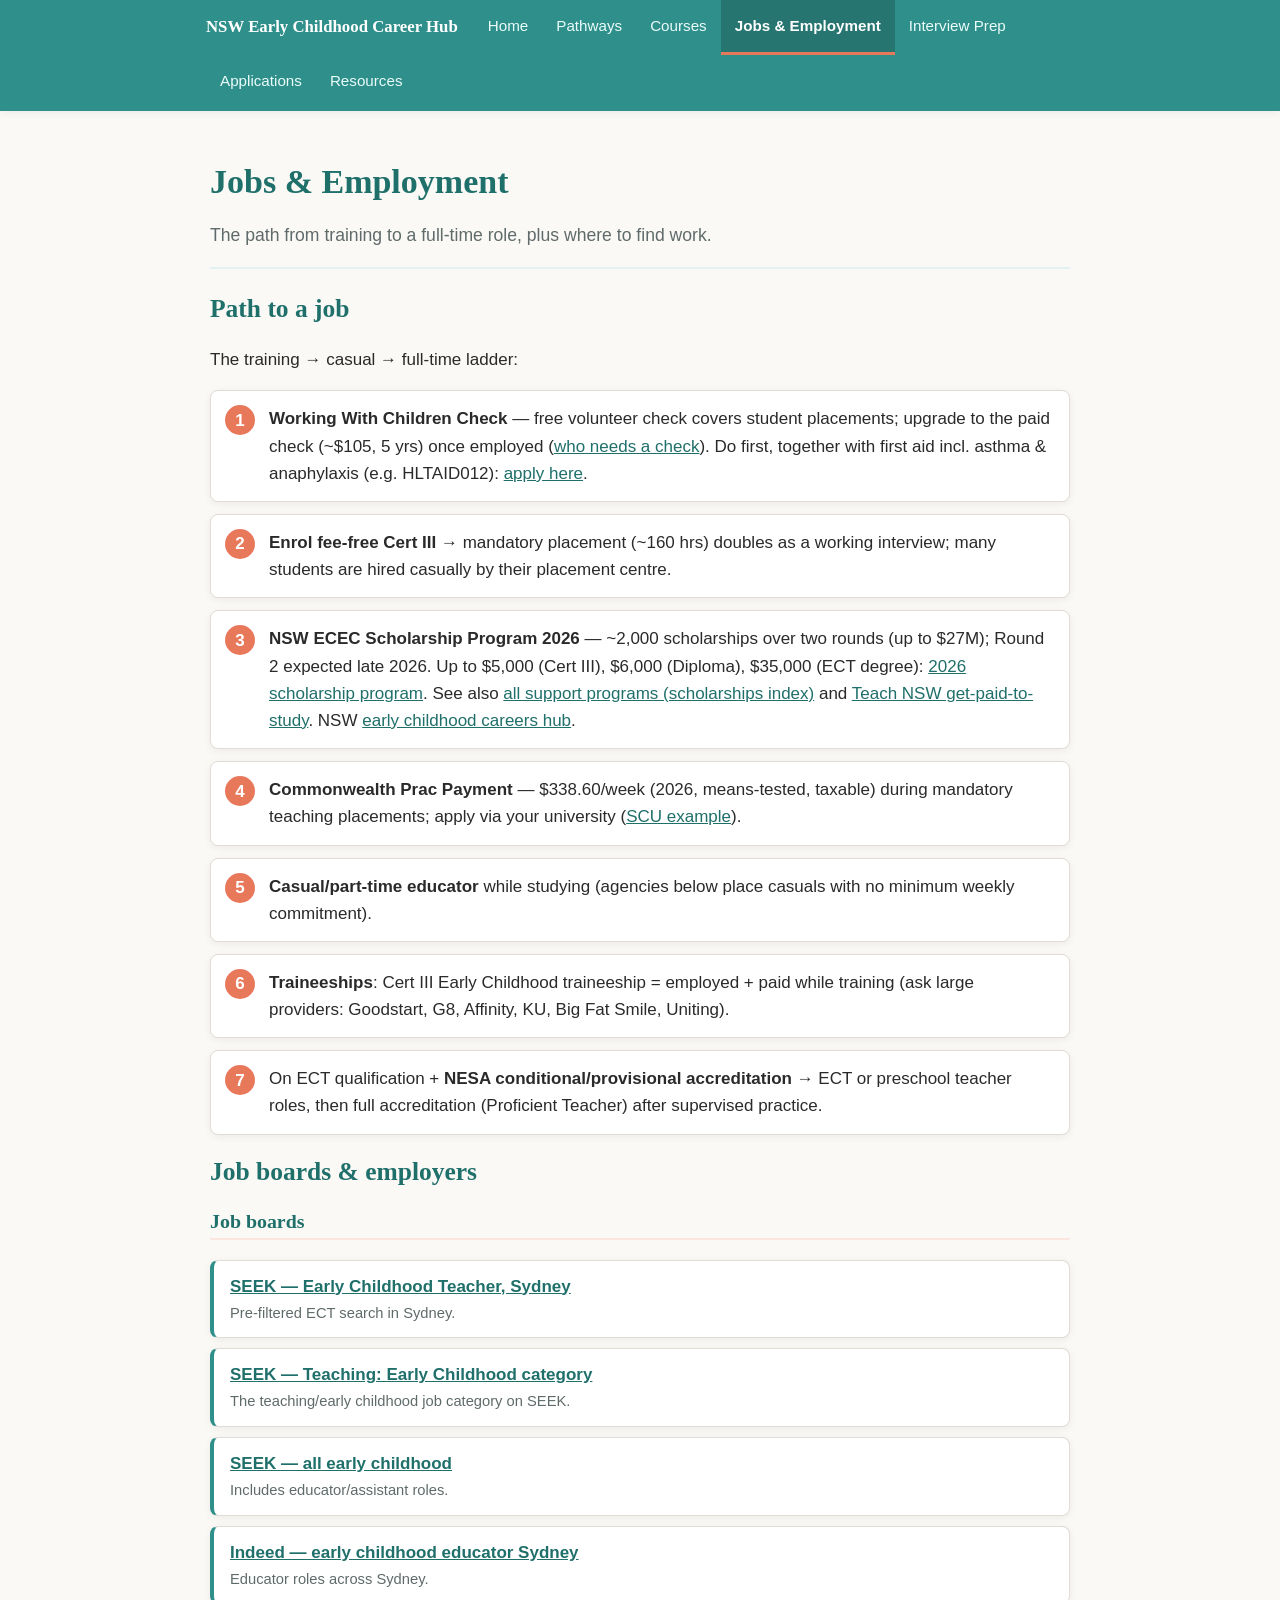
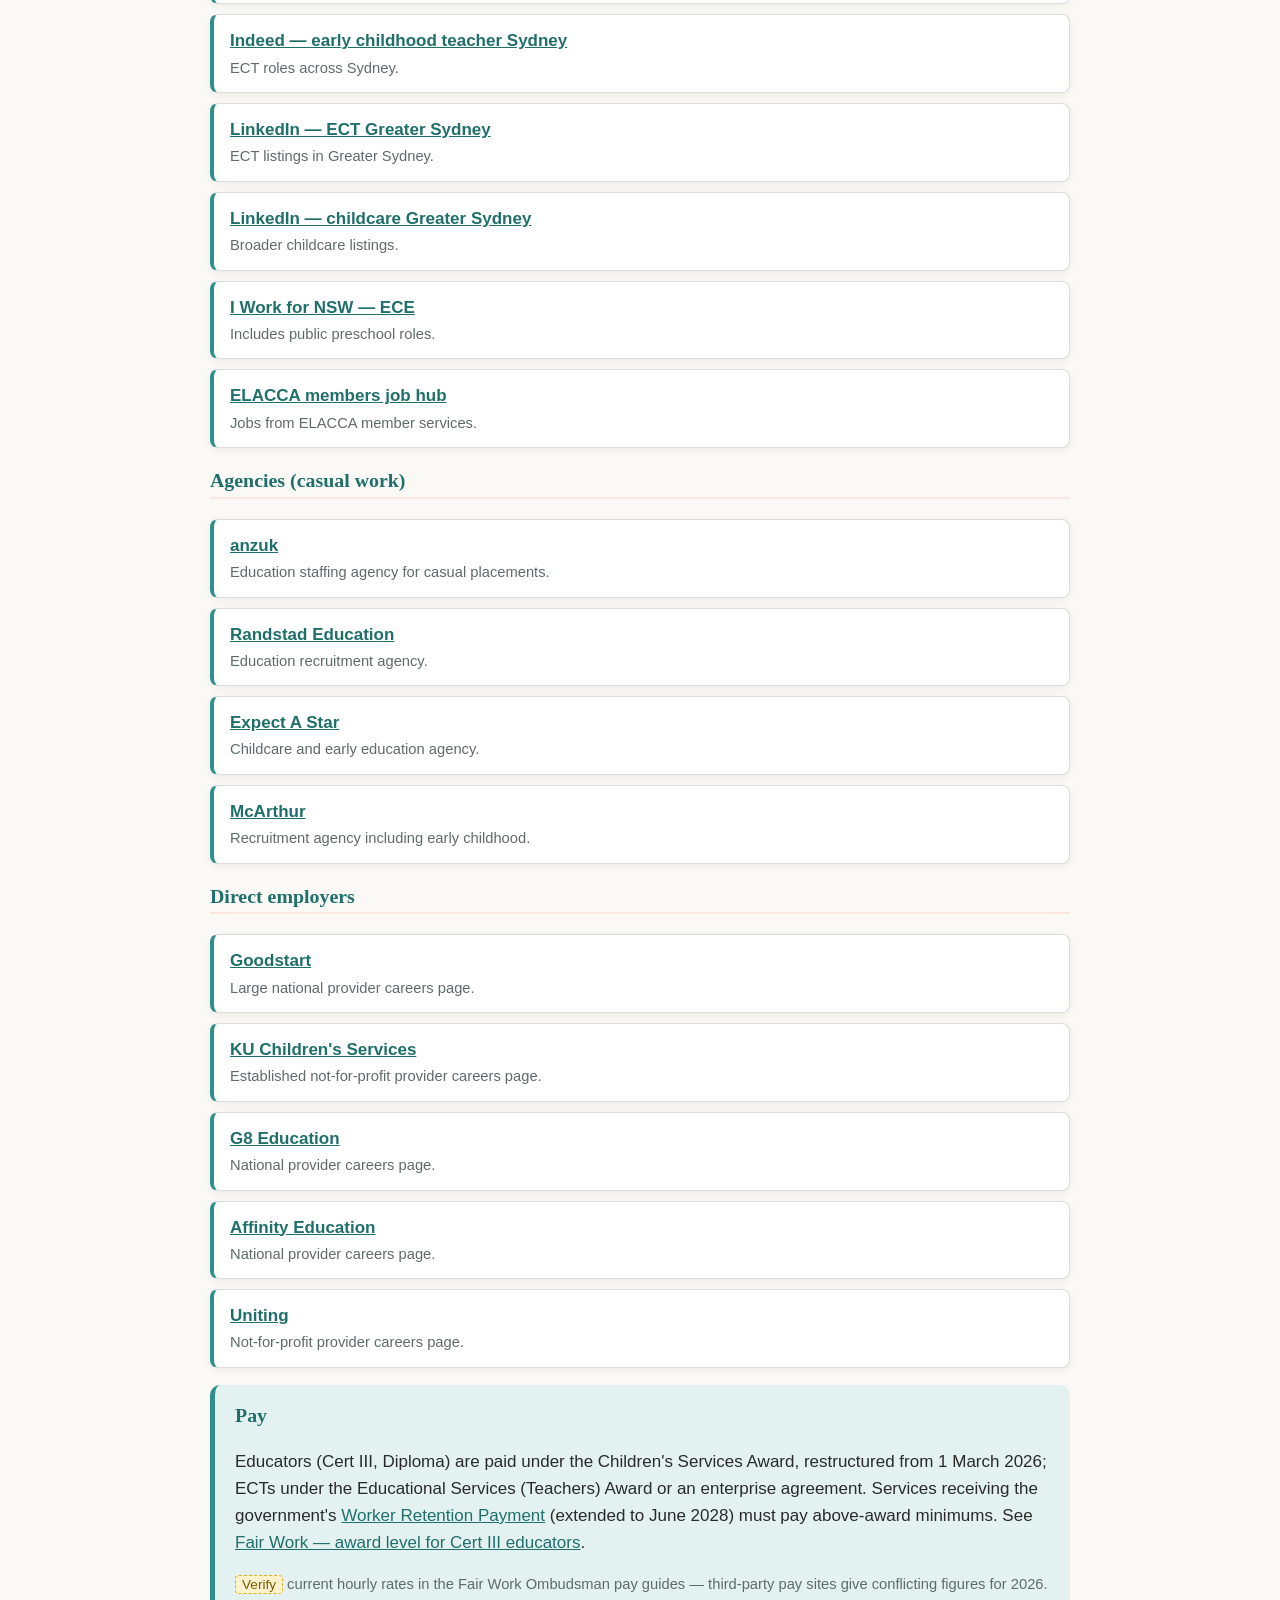
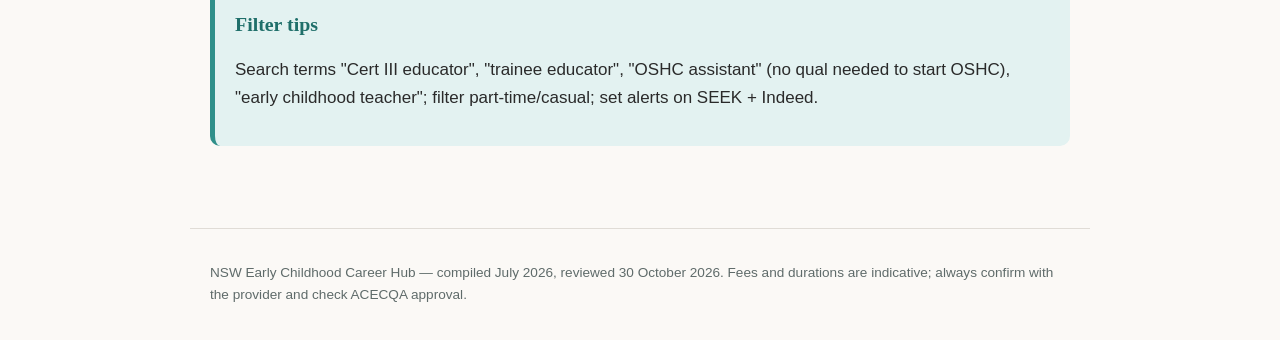
<file: jobs.html>
<!DOCTYPE html>
<html lang="en">
<head>
<meta charset="UTF-8">
<meta name="viewport" content="width=device-width, initial-scale=1.0">
<title>Jobs &amp; Employment — NSW Early Childhood Career Hub</title>
<meta name="description" content="From training to casual work to a full-time early childhood role in NSW, plus job boards, agencies and employers.">
<link rel="stylesheet" href="styles.css">
</head>
<body>
<a class="skip-link" href="#main">Skip to content</a>
<nav class="site-nav" aria-label="Main">
  <div class="nav-inner">
    <a class="brand" href="index.html">NSW Early Childhood Career Hub</a>
    <a class="nav-link" href="index.html">Home</a>
    <a class="nav-link" href="pathways.html">Pathways</a>
    <a class="nav-link" href="courses.html">Courses</a>
    <a class="nav-link active" aria-current="page" href="jobs.html">Jobs &amp; Employment</a>
    <a class="nav-link" href="interview.html">Interview Prep</a>
    <a class="nav-link" href="applications.html">Applications</a>
    <a class="nav-link" href="resources.html">Resources</a>
  </div>
</nav>

<main id="main">
  <div class="page-header">
    <h1>Jobs &amp; Employment</h1>
    <p class="lead">The path from training to a full-time role, plus where to find work.</p>
  </div>

  <h2>Path to a job</h2>
  <p>The training &rarr; casual &rarr; full-time ladder:</p>
  <ol class="stepper">
    <li><strong>Working With Children Check</strong> &mdash; free volunteer check covers student placements; upgrade to the paid check (~$105, 5 yrs) once employed (<a href="https://ocg.nsw.gov.au/working-children-check/who-needs-check">who needs a check</a>). Do first, together with first aid incl. asthma &amp; anaphylaxis (e.g. HLTAID012): <a href="https://www.service.nsw.gov.au/transaction/apply-working-children-check">apply here</a>.</li>
    <li><strong>Enrol fee-free Cert III</strong> &rarr; mandatory placement (~160 hrs) doubles as a working interview; many students are hired casually by their placement centre.</li>
    <li><strong>NSW ECEC Scholarship Program 2026</strong> &mdash; ~2,000 scholarships over two rounds (up to $27M); Round 2 expected late 2026. Up to $5,000 (Cert III), $6,000 (Diploma), $35,000 (ECT degree): <a href="https://education.nsw.gov.au/early-childhood-education/initiatives/early-childhood-careers/available-supports/2026-early-childhood-education-and-care-scholarship-program">2026 scholarship program</a>. See also <a href="https://education.nsw.gov.au/early-childhood-education/initiatives/early-childhood-careers/available-supports">all support programs (scholarships index)</a> and <a href="https://education.nsw.gov.au/teach-nsw/get-paid-to-study/teacher-education-scholarship">Teach NSW get-paid-to-study</a>. NSW <a href="https://education.nsw.gov.au/early-childhood-education/initiatives/early-childhood-careers">early childhood careers hub</a>.</li>
    <li><strong>Commonwealth Prac Payment</strong> &mdash; $338.60/week (2026, means-tested, taxable) during mandatory teaching placements; apply via your university (<a href="https://www.scu.edu.au/current-students/enrolling/commonwealth-prac-payments">SCU example</a>).</li>
    <li><strong>Casual/part-time educator</strong> while studying (agencies below place casuals with no minimum weekly commitment).</li>
    <li><strong>Traineeships</strong>: Cert III Early Childhood traineeship = employed + paid while training (ask large providers: Goodstart, G8, Affinity, KU, Big Fat Smile, Uniting).</li>
    <li>On ECT qualification + <strong>NESA conditional/provisional accreditation</strong> &rarr; ECT or preschool teacher roles, then full accreditation (Proficient Teacher) after supervised practice.</li>
  </ol>

  <h2>Job boards &amp; employers</h2>

  <h3 class="group-title">Job boards</h3>
  <ul class="link-list">
    <li><a href="https://www.seek.com.au/early-childhood-teacher-jobs/in-All-Sydney-NSW">SEEK &mdash; Early Childhood Teacher, Sydney</a><span class="desc">Pre-filtered ECT search in Sydney.</span></li>
    <li><a href="https://au.seek.com/jobs-in-education-training/teaching-early-childhood/in-All-Sydney-NSW">SEEK &mdash; Teaching: Early Childhood category</a><span class="desc">The teaching/early childhood job category on SEEK.</span></li>
    <li><a href="https://www.seek.com.au/early-childhood-jobs/in-All-Sydney-NSW">SEEK &mdash; all early childhood</a><span class="desc">Includes educator/assistant roles.</span></li>
    <li><a href="https://au.indeed.com/q-early-childhood-educator-l-sydney-nsw-jobs.html">Indeed &mdash; early childhood educator Sydney</a><span class="desc">Educator roles across Sydney.</span></li>
    <li><a href="https://au.indeed.com/q-early-childhood-teacher-l-sydney-nsw-jobs.html">Indeed &mdash; early childhood teacher Sydney</a><span class="desc">ECT roles across Sydney.</span></li>
    <li><a href="https://au.linkedin.com/jobs/early-childhood-teacher-jobs-greater-sydney-area">LinkedIn &mdash; ECT Greater Sydney</a><span class="desc">ECT listings in Greater Sydney.</span></li>
    <li><a href="https://au.linkedin.com/jobs/childcare-jobs-greater-sydney-area">LinkedIn &mdash; childcare Greater Sydney</a><span class="desc">Broader childcare listings.</span></li>
    <li><a href="https://iworkfor.nsw.gov.au/jobs/all-keywords/all-agencies/all-organisations--entities/early-childhood-education-jobs/all-locations/all-worktypes?jobcategoryid=10445">I Work for NSW &mdash; ECE</a><span class="desc">Includes public preschool roles.</span></li>
    <li><a href="https://elacca.org.au/early-education-jobs/sydney-nsw/">ELACCA members job hub</a><span class="desc">Jobs from ELACCA member services.</span></li>
  </ul>

  <h3 class="group-title">Agencies (casual work)</h3>
  <ul class="link-list">
    <li><a href="https://anzuk.education/">anzuk</a><span class="desc">Education staffing agency for casual placements.</span></li>
    <li><a href="https://www.randstad.com.au/education/">Randstad Education</a><span class="desc">Education recruitment agency.</span></li>
    <li><a href="https://www.expectastar.com.au/">Expect A Star</a><span class="desc">Childcare and early education agency.</span></li>
    <li><a href="https://www.mcarthur.com.au/">McArthur</a><span class="desc">Recruitment agency including early childhood.</span></li>
  </ul>

  <h3 class="group-title">Direct employers</h3>
  <ul class="link-list">
    <li><a href="https://www.goodstart.org.au/careers">Goodstart</a><span class="desc">Large national provider careers page.</span></li>
    <li><a href="https://www.ku.com.au/careers">KU Children's Services</a><span class="desc">Established not-for-profit provider careers page.</span></li>
    <li><a href="https://g8education.edu.au/careers/">G8 Education</a><span class="desc">National provider careers page.</span></li>
    <li><a href="https://www.affinityeducation.com.au/careers/">Affinity Education</a><span class="desc">National provider careers page.</span></li>
    <li><a href="https://www.uniting.org/careers">Uniting</a><span class="desc">Not-for-profit provider careers page.</span></li>
  </ul>

  <div class="panel panel-teal">
    <h3>Pay</h3>
    <p>Educators (Cert III, Diploma) are paid under the Children's Services Award, restructured from 1 March 2026; ECTs under the Educational Services (Teachers) Award or an enterprise agreement. Services receiving the government's <a href="https://www.education.gov.au/early-childhood/workforce/wages/how-apply-worker-retention-payment">Worker Retention Payment</a> (extended to June 2028) must pay above-award minimums. See <a href="https://www.fairwork.gov.au/tools-and-resources/library/K600187_Award-coverage-wage-level-for-a-Certificate-III-in-Early-Childhood-Education-Care">Fair Work &mdash; award level for Cert III educators</a>.</p>
    <p class="verify-note"><span class="verify">Verify</span> current hourly rates in the Fair Work Ombudsman pay guides &mdash; third-party pay sites give conflicting figures for 2026.</p>
    <h3>Filter tips</h3>
    <p>Search terms "Cert III educator", "trainee educator", "OSHC assistant" (no qual needed to start OSHC), "early childhood teacher"; filter part-time/casual; set alerts on SEEK + Indeed.</p>
  </div>
</main>

<footer class="site-footer">
  <p>NSW Early Childhood Career Hub &mdash; compiled July 2026, reviewed 30 October 2026. Fees and durations are indicative; always confirm with the provider and check ACECQA approval.</p>
</footer>
<script src="app.js"></script>
</body>
</html>
</file>
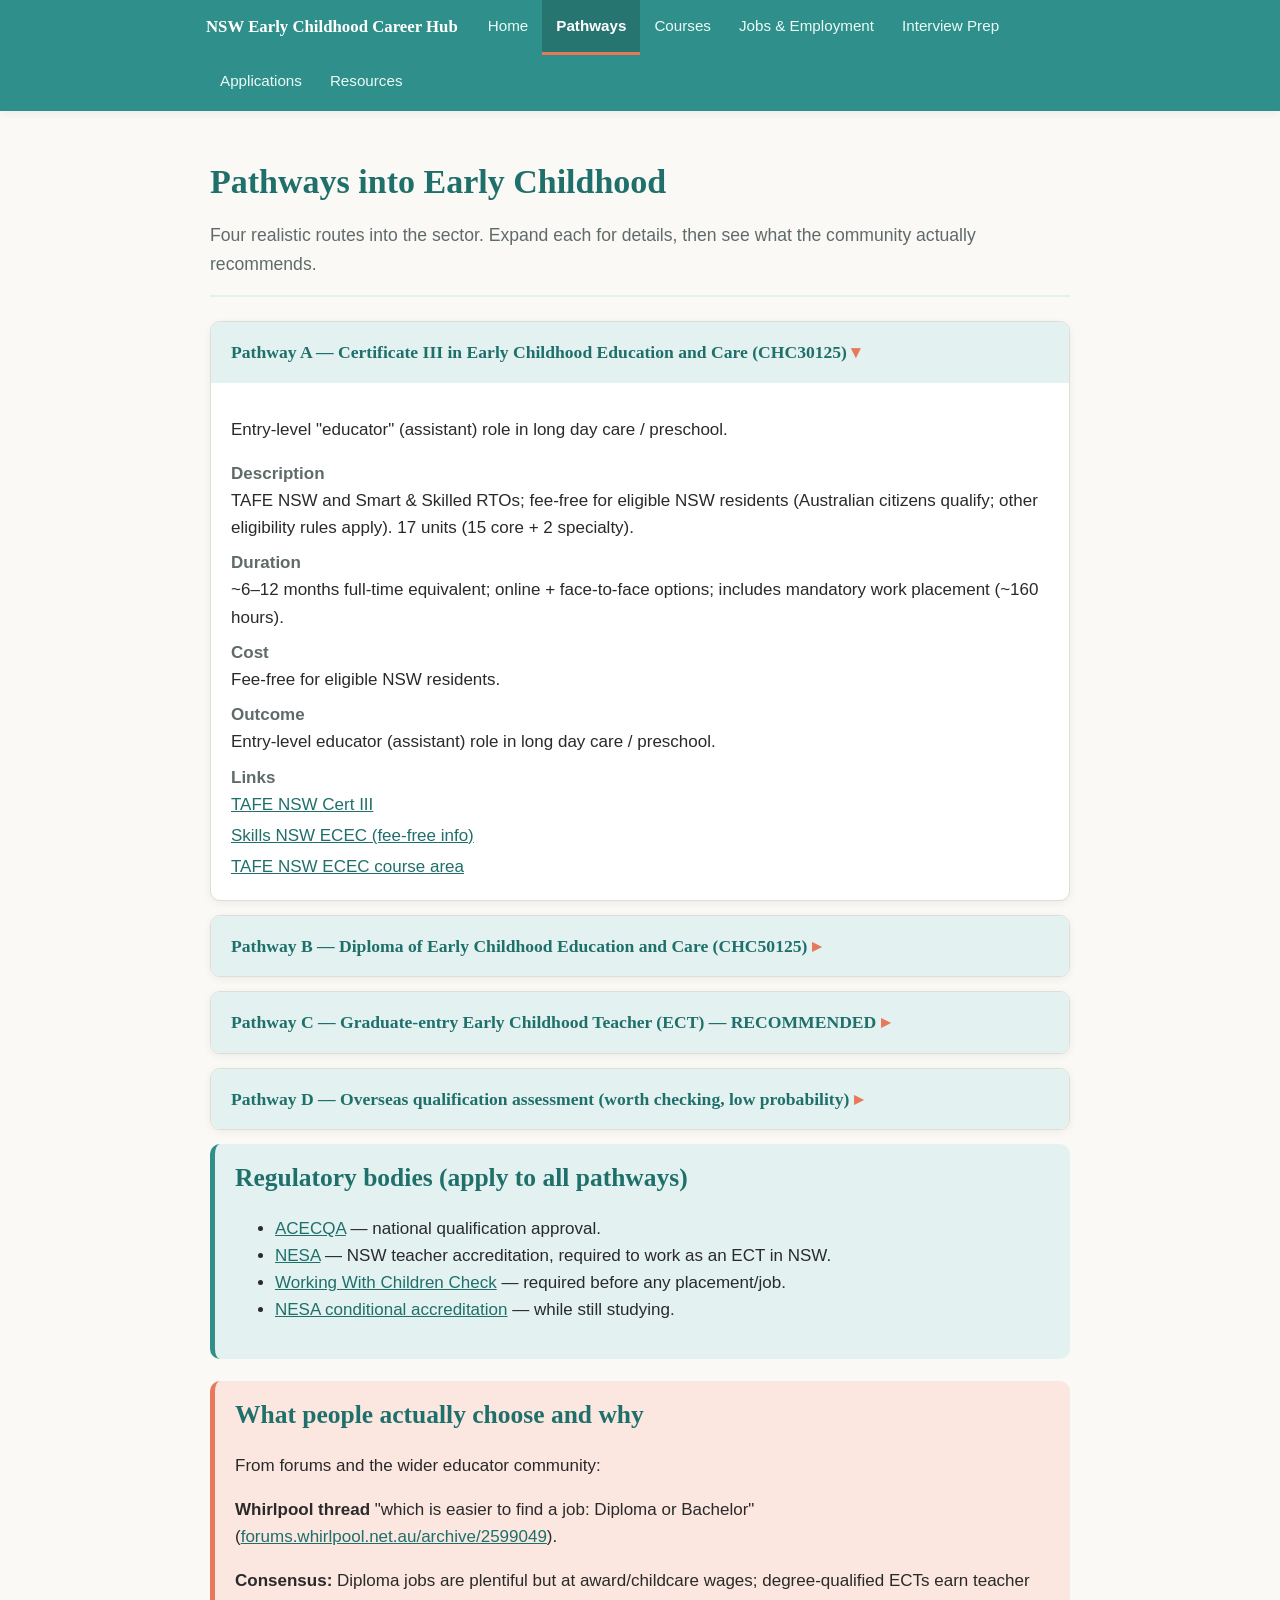
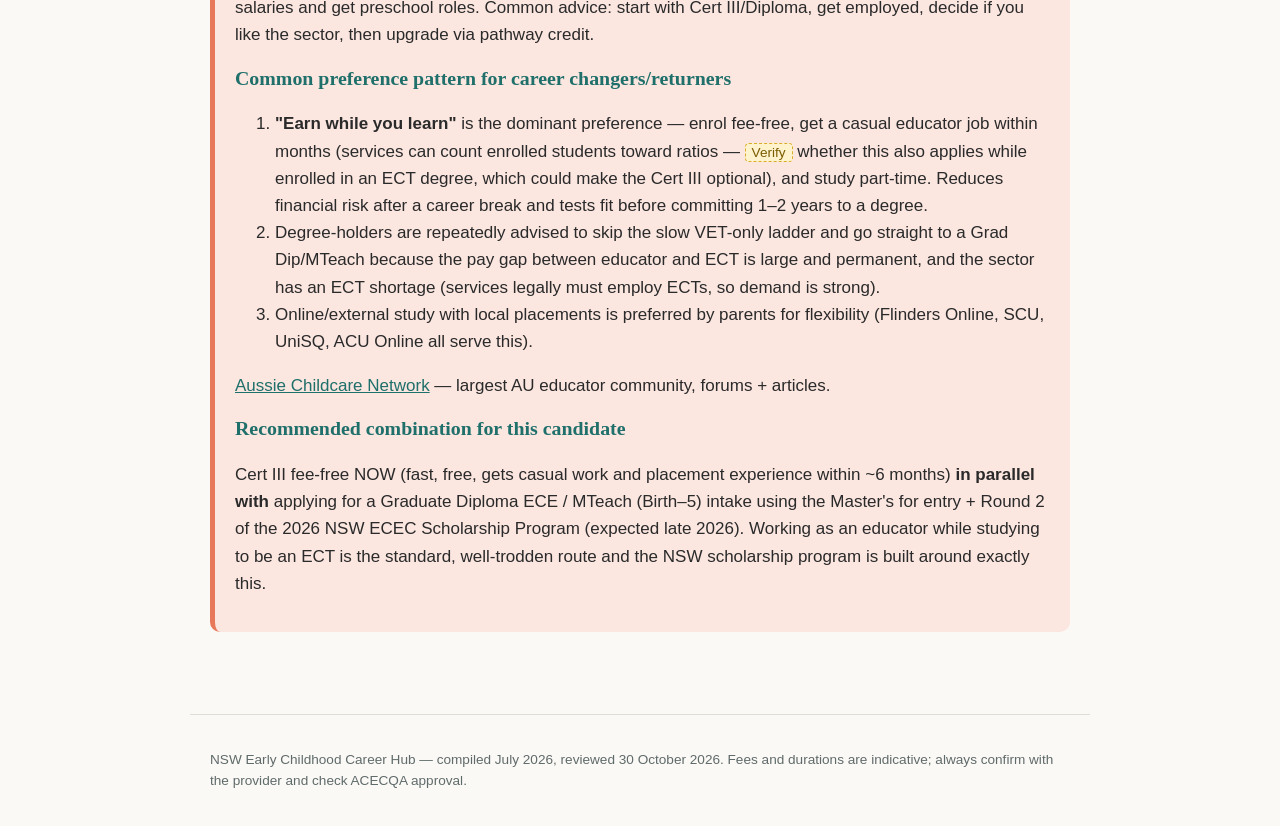
<file: pathways.html>
<!DOCTYPE html>
<html lang="en">
<head>
<meta charset="UTF-8">
<meta name="viewport" content="width=device-width, initial-scale=1.0">
<title>Pathways — NSW Early Childhood Career Hub</title>
<meta name="description" content="The four realistic routes into NSW early childhood work: Certificate III, Diploma, graduate-entry ECT, and overseas qualification assessment.">
<link rel="stylesheet" href="styles.css">
</head>
<body>
<a class="skip-link" href="#main">Skip to content</a>
<nav class="site-nav" aria-label="Main">
  <div class="nav-inner">
    <a class="brand" href="index.html">NSW Early Childhood Career Hub</a>
    <a class="nav-link" href="index.html">Home</a>
    <a class="nav-link active" aria-current="page" href="pathways.html">Pathways</a>
    <a class="nav-link" href="courses.html">Courses</a>
    <a class="nav-link" href="jobs.html">Jobs &amp; Employment</a>
    <a class="nav-link" href="interview.html">Interview Prep</a>
    <a class="nav-link" href="applications.html">Applications</a>
    <a class="nav-link" href="resources.html">Resources</a>
  </div>
</nav>

<main id="main">
  <div class="page-header">
    <h1>Pathways into Early Childhood</h1>
    <p class="lead">Four realistic routes into the sector. Expand each for details, then see what the community actually recommends.</p>
  </div>

  <details class="acc" open>
    <summary>Pathway A &mdash; Certificate III in Early Childhood Education and Care (CHC30125)</summary>
    <div class="acc-body">
      <p>Entry-level "educator" (assistant) role in long day care / preschool.</p>
      <dl>
        <dt>Description</dt>
        <dd>TAFE NSW and Smart &amp; Skilled RTOs; fee-free for eligible NSW residents (Australian citizens qualify; other eligibility rules apply). 17 units (15 core + 2 specialty).</dd>
        <dt>Duration</dt>
        <dd>~6&ndash;12 months full-time equivalent; online + face-to-face options; includes mandatory work placement (~160 hours).</dd>
        <dt>Cost</dt>
        <dd>Fee-free for eligible NSW residents.</dd>
        <dt>Outcome</dt>
        <dd>Entry-level educator (assistant) role in long day care / preschool.</dd>
        <dt>Links</dt>
        <dd><a href="https://www.tafensw.edu.au/course-areas/education-and-training/courses/certificate-iii-in-early-childhood-education-and-care--CHC30125-01">TAFE NSW Cert III</a></dd>
        <dd><a href="https://skills.education.nsw.gov.au/early-childhood-education">Skills NSW ECEC (fee-free info)</a></dd>
        <dd><a href="https://www.tafensw.edu.au/course-areas/education-and-training/early-childhood-education-and-care">TAFE NSW ECEC course area</a></dd>
      </dl>
    </div>
  </details>

  <details class="acc">
    <summary>Pathway B &mdash; Diploma of Early Childhood Education and Care (CHC50125)</summary>
    <div class="acc-body">
      <p>"Lead educator" / room leader roles; designs programs (Cert III staff implement them). Higher pay than Cert III.</p>
      <dl>
        <dt>Description</dt>
        <dd>Fee-free/subsidised under Smart &amp; Skilled for eligible NSW residents. Common route: do Cert III first, work, then Diploma part-time while employed (employers often fund it).</dd>
        <dt>Duration</dt>
        <dd>~12&ndash;24 months; online + placement.</dd>
        <dt>Course code</dt>
        <dd>CHC50125 (2025 release) replaced CHC50121, alongside the new Certificate III (CHC30125).</dd>
        <dt>Cost</dt>
        <dd>Fee-free/subsidised under Smart &amp; Skilled for eligible NSW residents.</dd>
        <dt>Outcome</dt>
        <dd>Lead educator / room leader; designs programs. Higher pay than Cert III.</dd>
        <dt>Links</dt>
        <dd><a href="https://www.tafensw.edu.au/course-areas/education-and-training/early-childhood-education-and-care">TAFE NSW ECEC course area</a></dd>
      </dl>
    </div>
  </details>

  <details class="acc">
    <summary>Pathway C &mdash; Graduate-entry Early Childhood Teacher (ECT) &mdash; RECOMMENDED</summary>
    <div class="acc-body">
      <p><span class="tag">Recommended for you</span> Uses an existing degree (here, an overseas Master's) as the entry qualification. Two sub-options:</p>
      <dl>
        <dt>Sub-option 1 &mdash; Graduate Diploma of Early Childhood Education</dt>
        <dd>~1 year FT, online options, ACECQA-approved, accepts any-discipline bachelor or equivalent. CSP places about $4,700/yr (2026 Education band; deferrable via HECS-HELP). See the <a href="courses.html">Courses</a> page for each provider.</dd>
        <dt>Sub-option 2 &mdash; Master of Teaching (Birth&ndash;5 / Early Childhood)</dt>
        <dd>~1.5&ndash;2 years FT, part-time available; RPL for prior study/experience can shorten it.</dd>
        <dt>Entry checks</dt>
        <dd><span class="verify">Verify</span> with each provider that your overseas Master's is accepted as at least bachelor-equivalent, and the English-language requirement (published graduate diploma scores are typically IELTS 6.5&ndash;7.0 or equivalent; some accept prior study in English). LANTITE is generally not required for early-childhood-only courses but is required for combined Early Childhood &amp; Primary courses. Teaching placements qualify for the means-tested Commonwealth Prac Payment ($338.60/week in 2026).</dd>
        <dt>Outcome</dt>
        <dd>Qualified ECT &mdash; teacher-level salary, preschool and ECT-designated roles. ECTs in NSW must be accredited with NESA.</dd>
        <dt>Providers &amp; links</dt>
        <dd><a href="https://www.mq.edu.au/study/find-a-course/courses/master-of-teaching-birth-to-five-years">Macquarie Master of Teaching (Birth to Five Years)</a></dd>
        <dd><a href="https://www.westernsydney.edu.au/future/study/courses/postgraduate/master-of-teaching-early-childhood">Western Sydney Uni Master of Teaching (Early Childhood)</a></dd>
        <dd><a href="https://www.westernsydney.edu.au/future/study/courses/postgraduate/master-of-teaching-early-childhood-and-primary">WSU Master of Teaching (Early Childhood and Primary)</a></dd>
        <dd><a href="https://www.scu.edu.au/study/courses/graduate-diploma-in-education-early-childhood-1107425/">Southern Cross Uni Grad Dip Education (Early Childhood), online</a></dd>
        <dd><a href="https://www.flinders.edu.au/online/courses/graduate-diploma-early-childhood-education-birth-5">Flinders Online Grad Dip ECE (Birth&ndash;5), fully online</a></dd>
        <dd><a href="https://www.flinders.edu.au/online/courses/master-teaching-birth-5">Flinders Online Master of Teaching (Birth&ndash;5)</a></dd>
        <dd><a href="https://www.rmit.edu.au/study-with-us/levels-of-study/postgraduate-study/graduate-diplomas/graduate-diploma-in-early-childhood-education-gd204">RMIT Grad Dip ECE (CSP fee example)</a></dd>
        <dd><a href="https://www.unisq.edu.au/study/degrees/graduate-diploma-of-early-childhood-education-and-care">UniSQ Grad Dip ECEC (external)</a></dd>
        <dd><a href="https://www.open.edu.au/degrees/graduate-diploma-in-early-childhood-education-victoria-university-vic-ece-gdi">Open Universities comparison</a></dd>
        <dd><a href="https://www.acu.edu.au/course/master-of-teaching-early-childhood-and-primary-online">ACU Master of Teaching (EC &amp; Primary) online</a></dd>
        <dt>Note</dt>
        <dd>Check each program is ACECQA-approved AND (for NESA accreditation as ECT) recognised in NSW. <a href="https://www.acecqa.gov.au/qualifications/nqf-approved">ACECQA approved list</a>.</dd>
      </dl>
    </div>
  </details>

  <details class="acc">
    <summary>Pathway D &mdash; Overseas qualification assessment (worth checking, low probability)</summary>
    <div class="acc-body">
      <p>ACECQA can assess overseas qualifications for equivalence to an Australian ECEC qualification. An English Literature degree without formal teacher-education content and supervised practicum is unlikely to be assessed as equivalent &mdash; but the assessment (or a pre-check of the criteria) settles it definitively and any partial recognition may earn credit/RPL in Pathway C.</p>
      <dl>
        <dt>Links</dt>
        <dd><a href="https://www.acecqa.gov.au/qualifications-0/apply-qualifications-assessment-individuals/early-childhood-qualification-assessment">ACECQA individual qualification assessment</a></dd>
        <dd><a href="https://www.nsw.gov.au/education-and-training/nesa/teacher-accreditation/get-accredited/internationally-qualified-teachers">NESA &mdash; overseas qualifications</a></dd>
        <dd><a href="https://www.nsw.gov.au/education-and-training/nesa/teacher-accreditation/get-accredited/early-childhood-teachers">NESA &mdash; early childhood teacher accreditation</a></dd>
      </dl>
    </div>
  </details>

  <div class="panel panel-teal">
    <h2>Regulatory bodies (apply to all pathways)</h2>
    <ul>
      <li><a href="https://www.acecqa.gov.au/">ACECQA</a> &mdash; national qualification approval.</li>
      <li><a href="https://www.nsw.gov.au/education-and-training/nesa/teacher-accreditation/get-accredited/early-childhood-teachers">NESA</a> &mdash; NSW teacher accreditation, required to work as an ECT in NSW.</li>
      <li><a href="https://www.service.nsw.gov.au/transaction/apply-working-children-check">Working With Children Check</a> &mdash; required before any placement/job.</li>
      <li><a href="https://www.nsw.gov.au/education-and-training/nesa/teacher-accreditation/get-accredited/conditional-accreditation">NESA conditional accreditation</a> &mdash; while still studying.</li>
    </ul>
  </div>

  <div class="panel panel-coral">
    <h2>What people actually choose and why</h2>
    <p>From forums and the wider educator community:</p>
    <p><strong>Whirlpool thread</strong> "which is easier to find a job: Diploma or Bachelor" (<a href="https://forums.whirlpool.net.au/archive/2599049">forums.whirlpool.net.au/archive/2599049</a>).</p>
    <p><strong>Consensus:</strong> Diploma jobs are plentiful but at award/childcare wages; degree-qualified ECTs earn teacher salaries and get preschool roles. Common advice: start with Cert III/Diploma, get employed, decide if you like the sector, then upgrade via pathway credit.</p>
    <h3>Common preference pattern for career changers/returners</h3>
    <ol>
      <li><strong>"Earn while you learn"</strong> is the dominant preference &mdash; enrol fee-free, get a casual educator job within months (services can count enrolled students toward ratios &mdash; <span class="verify">Verify</span> whether this also applies while enrolled in an ECT degree, which could make the Cert III optional), and study part-time. Reduces financial risk after a career break and tests fit before committing 1&ndash;2 years to a degree.</li>
      <li>Degree-holders are repeatedly advised to skip the slow VET-only ladder and go straight to a Grad Dip/MTeach because the pay gap between educator and ECT is large and permanent, and the sector has an ECT shortage (services legally must employ ECTs, so demand is strong).</li>
      <li>Online/external study with local placements is preferred by parents for flexibility (Flinders Online, SCU, UniSQ, ACU Online all serve this).</li>
    </ol>
    <p><a href="https://aussiechildcarenetwork.com.au/">Aussie Childcare Network</a> &mdash; largest AU educator community, forums + articles.</p>
    <h3>Recommended combination for this candidate</h3>
    <p>Cert III fee-free NOW (fast, free, gets casual work and placement experience within ~6 months) <strong>in parallel with</strong> applying for a Graduate Diploma ECE / MTeach (Birth&ndash;5) intake using the Master's for entry + Round 2 of the 2026 NSW ECEC Scholarship Program (expected late 2026). Working as an educator while studying to be an ECT is the standard, well-trodden route and the NSW scholarship program is built around exactly this.</p>
  </div>
</main>

<footer class="site-footer">
  <p>NSW Early Childhood Career Hub &mdash; compiled July 2026, reviewed 30 October 2026. Fees and durations are indicative; always confirm with the provider and check ACECQA approval.</p>
</footer>
<script src="app.js"></script>
</body>
</html>
</file>
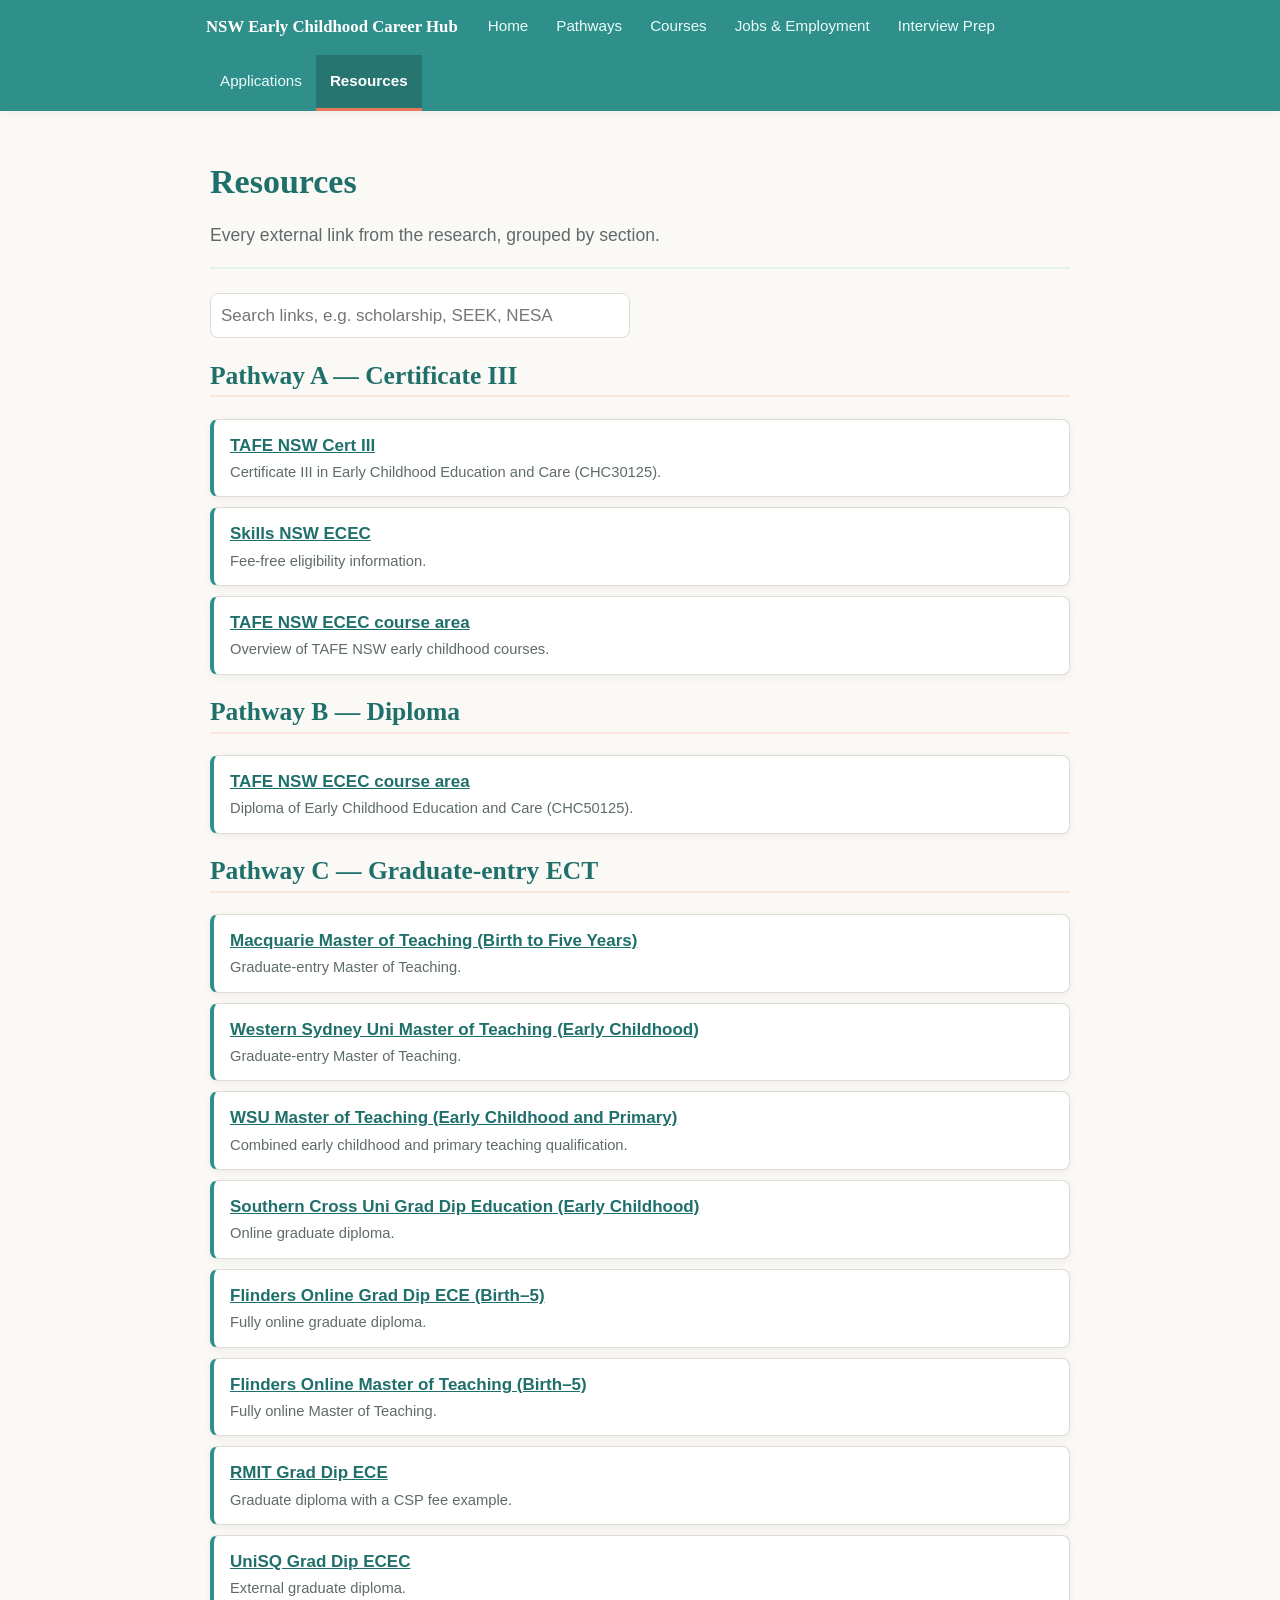
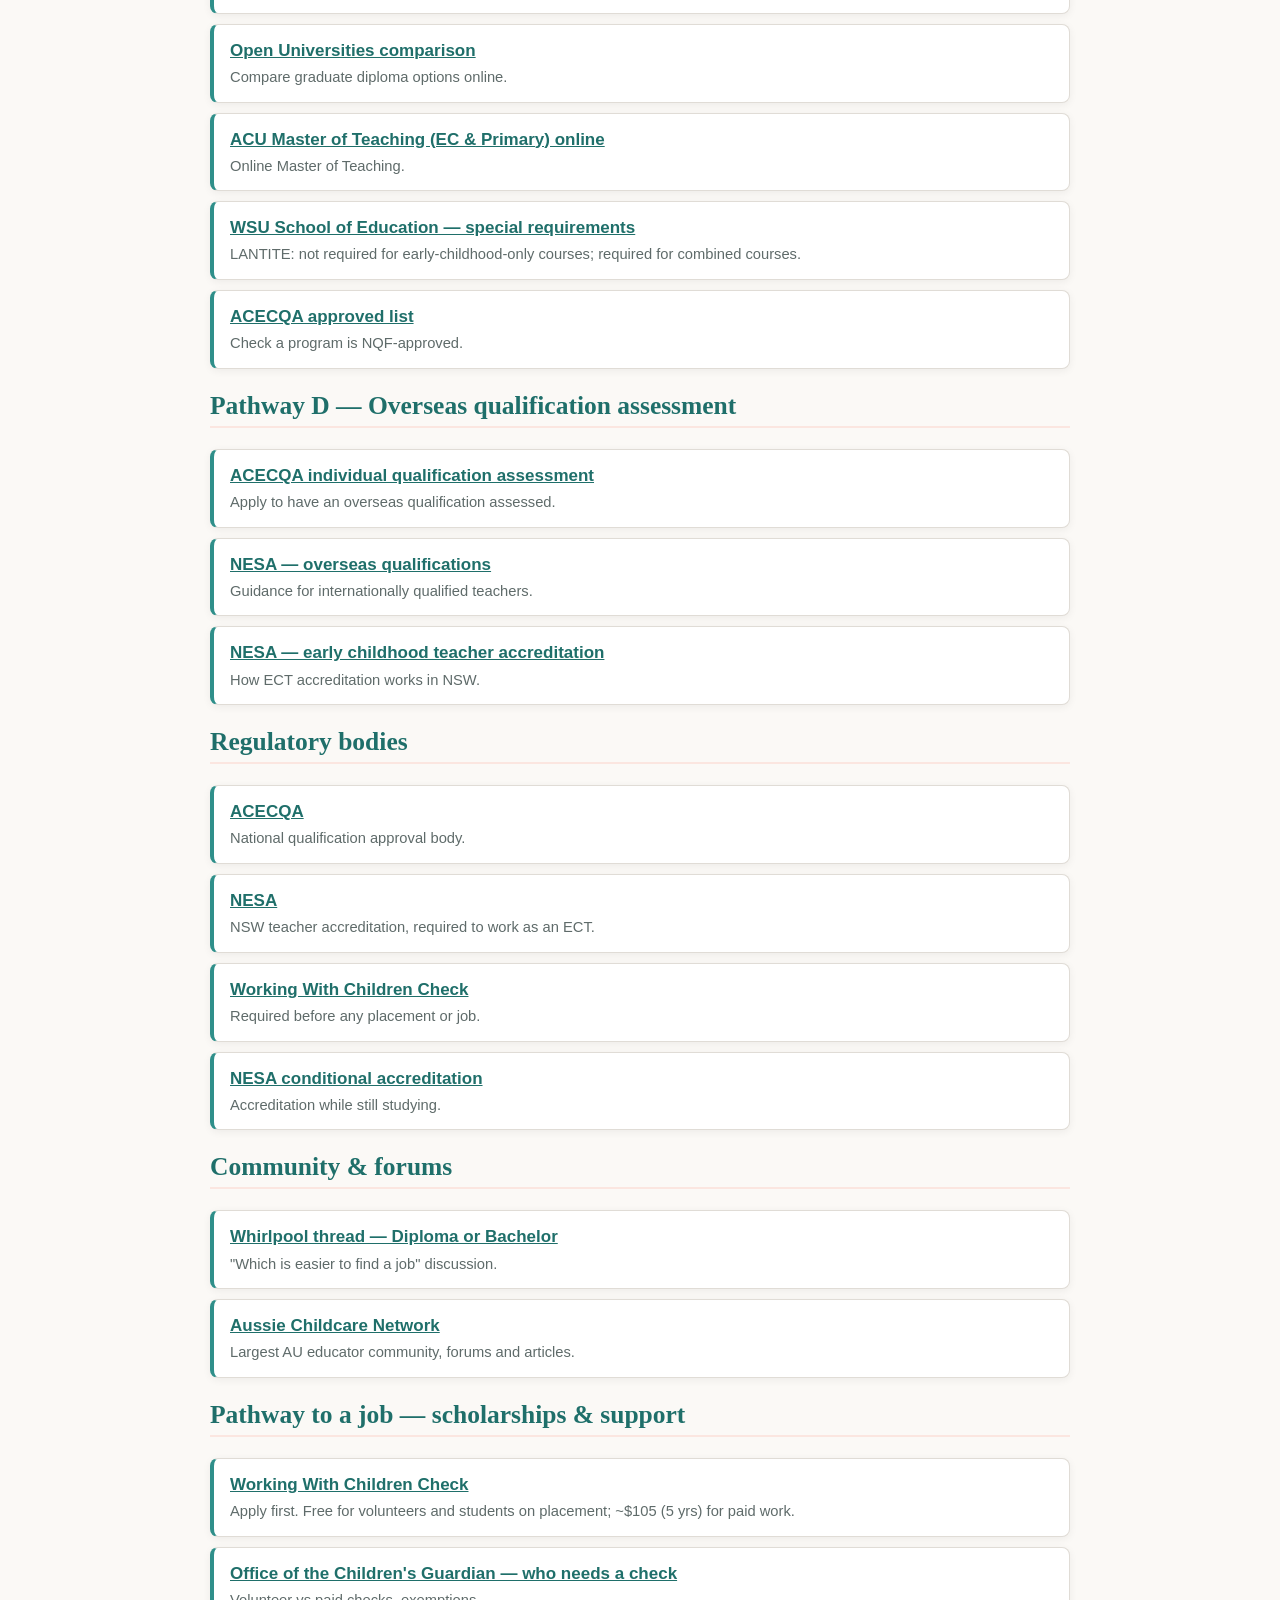
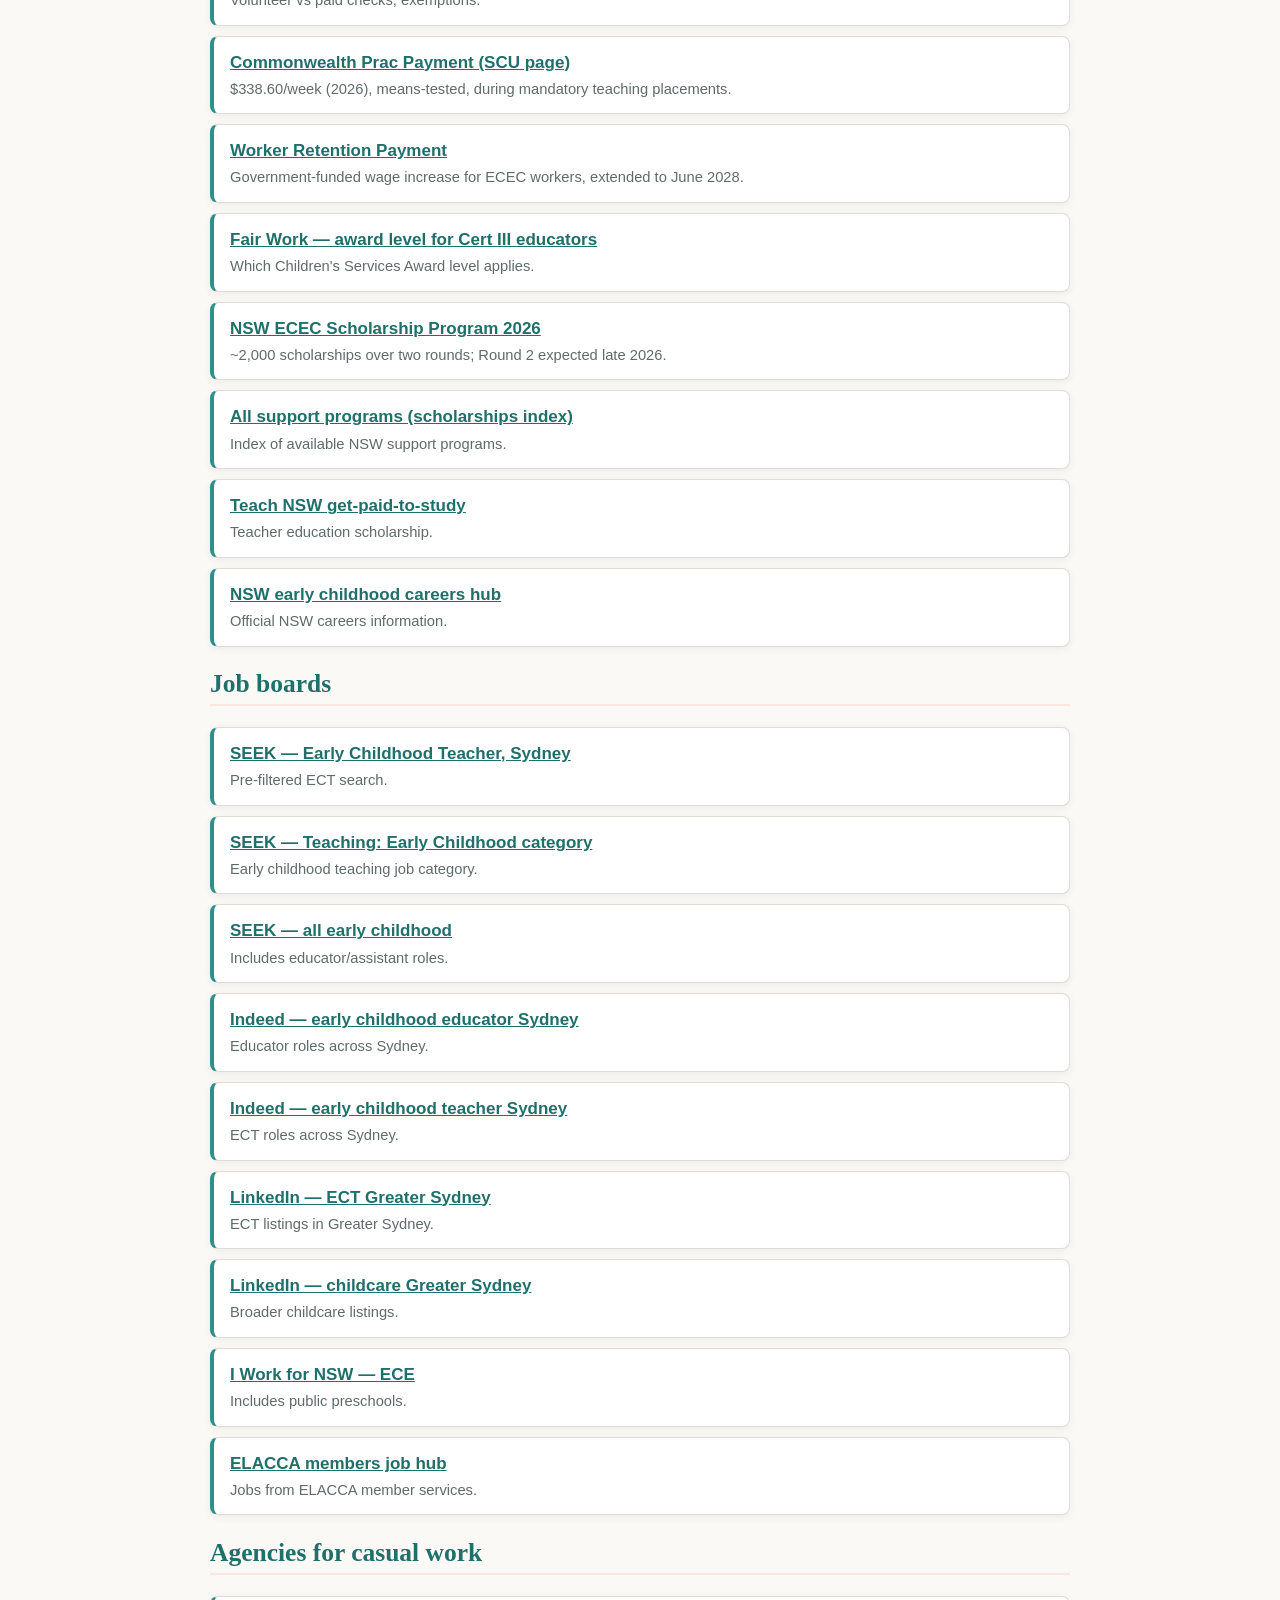
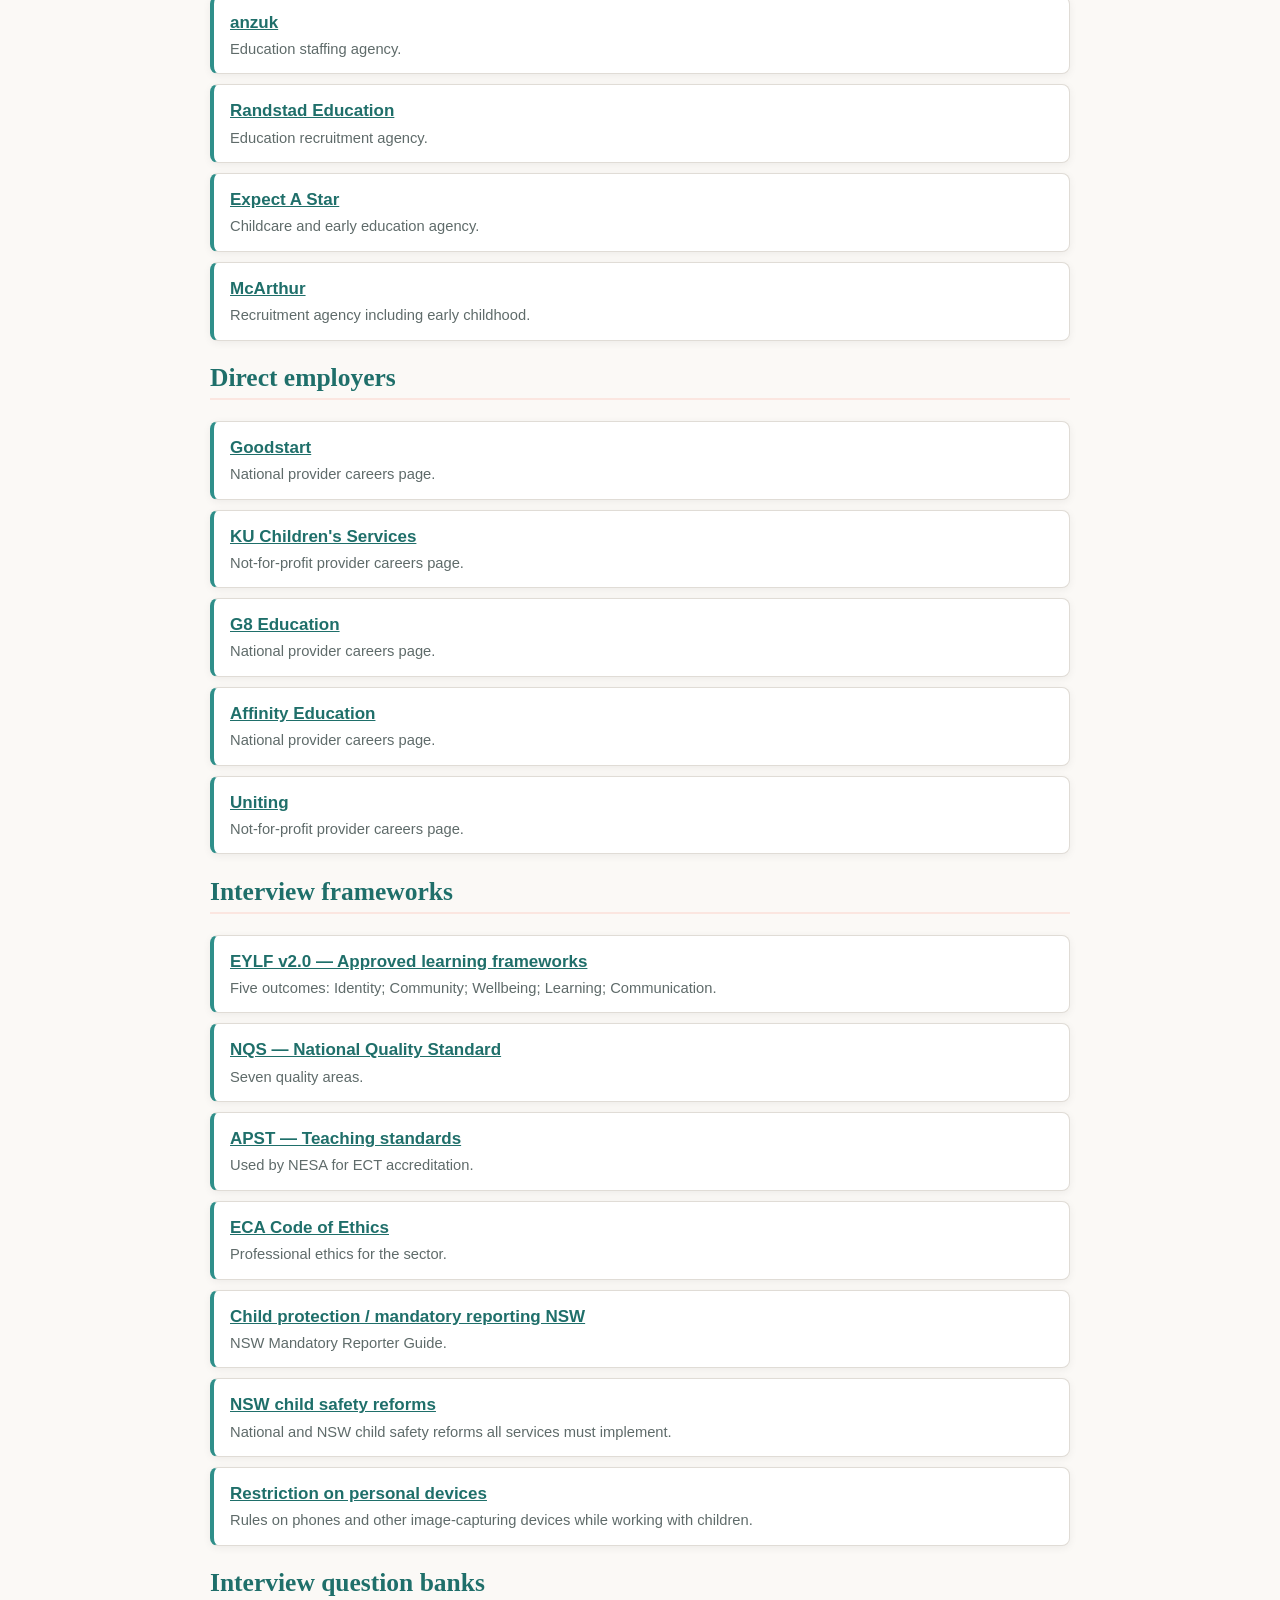
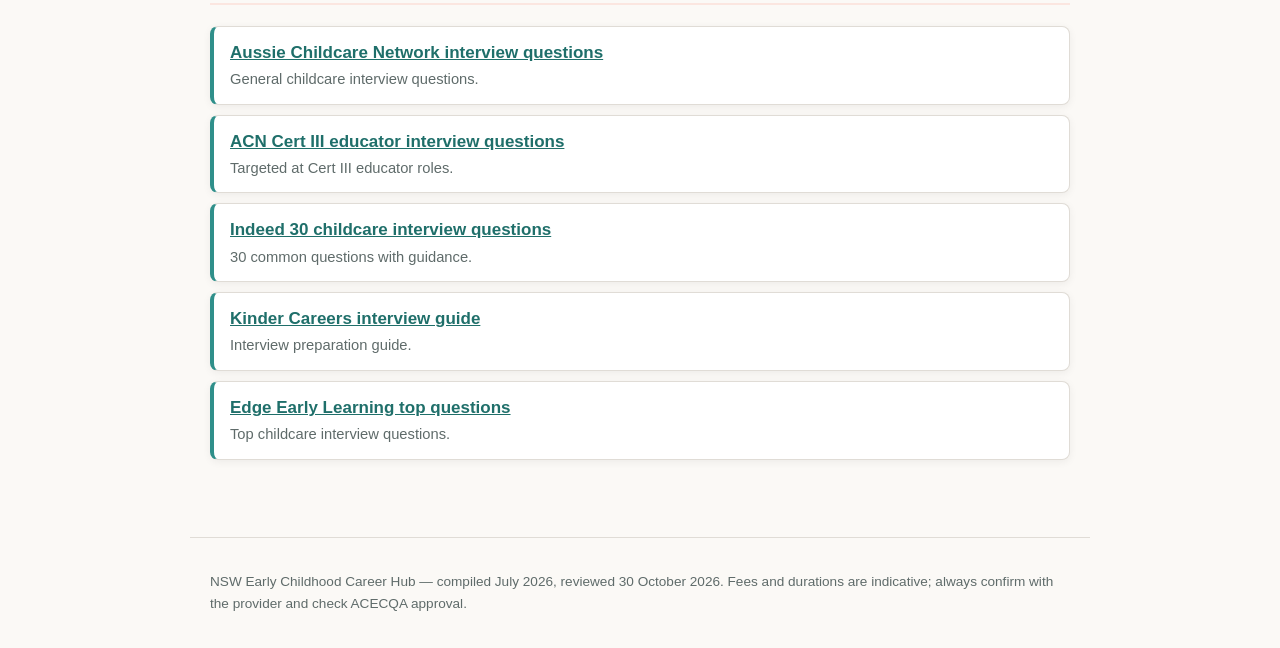
<file: resources.html>
<!DOCTYPE html>
<html lang="en">
<head>
<meta charset="UTF-8">
<meta name="viewport" content="width=device-width, initial-scale=1.0">
<title>Resources — NSW Early Childhood Career Hub</title>
<meta name="description" content="Every external link used in the NSW Early Childhood Career Hub, searchable and grouped.">
<link rel="stylesheet" href="styles.css">
</head>
<body>
<a class="skip-link" href="#main">Skip to content</a>
<nav class="site-nav" aria-label="Main">
  <div class="nav-inner">
    <a class="brand" href="index.html">NSW Early Childhood Career Hub</a>
    <a class="nav-link" href="index.html">Home</a>
    <a class="nav-link" href="pathways.html">Pathways</a>
    <a class="nav-link" href="courses.html">Courses</a>
    <a class="nav-link" href="jobs.html">Jobs &amp; Employment</a>
    <a class="nav-link" href="interview.html">Interview Prep</a>
    <a class="nav-link" href="applications.html">Applications</a>
    <a class="nav-link active" aria-current="page" href="resources.html">Resources</a>
  </div>
</nav>

<main id="main">
  <div class="page-header">
    <h1>Resources</h1>
    <p class="lead">Every external link from the research, grouped by section.</p>
  </div>

  <div class="toolbar no-print">
    <label for="resSearch" class="hidden">Search resources</label>
    <input type="search" id="resSearch" placeholder="Search links, e.g. scholarship, SEEK, NESA" aria-label="Search resources">
    <span class="kbd-hint" id="resCount" aria-live="polite"></span>
  </div>

  <h2 class="group-title">Pathway A &mdash; Certificate III</h2>
  <ul class="link-list">
    <li><a href="https://www.tafensw.edu.au/course-areas/education-and-training/courses/certificate-iii-in-early-childhood-education-and-care--CHC30125-01">TAFE NSW Cert III</a><span class="desc">Certificate III in Early Childhood Education and Care (CHC30125).</span></li>
    <li><a href="https://skills.education.nsw.gov.au/early-childhood-education">Skills NSW ECEC</a><span class="desc">Fee-free eligibility information.</span></li>
    <li><a href="https://www.tafensw.edu.au/course-areas/education-and-training/early-childhood-education-and-care">TAFE NSW ECEC course area</a><span class="desc">Overview of TAFE NSW early childhood courses.</span></li>
  </ul>

  <h2 class="group-title">Pathway B &mdash; Diploma</h2>
  <ul class="link-list">
    <li><a href="https://www.tafensw.edu.au/course-areas/education-and-training/early-childhood-education-and-care">TAFE NSW ECEC course area</a><span class="desc">Diploma of Early Childhood Education and Care (CHC50125).</span></li>
  </ul>

  <h2 class="group-title">Pathway C &mdash; Graduate-entry ECT</h2>
  <ul class="link-list">
    <li><a href="https://www.mq.edu.au/study/find-a-course/courses/master-of-teaching-birth-to-five-years">Macquarie Master of Teaching (Birth to Five Years)</a><span class="desc">Graduate-entry Master of Teaching.</span></li>
    <li><a href="https://www.westernsydney.edu.au/future/study/courses/postgraduate/master-of-teaching-early-childhood">Western Sydney Uni Master of Teaching (Early Childhood)</a><span class="desc">Graduate-entry Master of Teaching.</span></li>
    <li><a href="https://www.westernsydney.edu.au/future/study/courses/postgraduate/master-of-teaching-early-childhood-and-primary">WSU Master of Teaching (Early Childhood and Primary)</a><span class="desc">Combined early childhood and primary teaching qualification.</span></li>
    <li><a href="https://www.scu.edu.au/study/courses/graduate-diploma-in-education-early-childhood-1107425/">Southern Cross Uni Grad Dip Education (Early Childhood)</a><span class="desc">Online graduate diploma.</span></li>
    <li><a href="https://www.flinders.edu.au/online/courses/graduate-diploma-early-childhood-education-birth-5">Flinders Online Grad Dip ECE (Birth&ndash;5)</a><span class="desc">Fully online graduate diploma.</span></li>
    <li><a href="https://www.flinders.edu.au/online/courses/master-teaching-birth-5">Flinders Online Master of Teaching (Birth&ndash;5)</a><span class="desc">Fully online Master of Teaching.</span></li>
    <li><a href="https://www.rmit.edu.au/study-with-us/levels-of-study/postgraduate-study/graduate-diplomas/graduate-diploma-in-early-childhood-education-gd204">RMIT Grad Dip ECE</a><span class="desc">Graduate diploma with a CSP fee example.</span></li>
    <li><a href="https://www.unisq.edu.au/study/degrees/graduate-diploma-of-early-childhood-education-and-care">UniSQ Grad Dip ECEC</a><span class="desc">External graduate diploma.</span></li>
    <li><a href="https://www.open.edu.au/degrees/graduate-diploma-in-early-childhood-education-victoria-university-vic-ece-gdi">Open Universities comparison</a><span class="desc">Compare graduate diploma options online.</span></li>
    <li><a href="https://www.acu.edu.au/course/master-of-teaching-early-childhood-and-primary-online">ACU Master of Teaching (EC &amp; Primary) online</a><span class="desc">Online Master of Teaching.</span></li>
    <li><a href="https://www.westernsydney.edu.au/schools/soed/special_requirements">WSU School of Education &mdash; special requirements</a><span class="desc">LANTITE: not required for early-childhood-only courses; required for combined courses.</span></li>
    <li><a href="https://www.acecqa.gov.au/qualifications/nqf-approved">ACECQA approved list</a><span class="desc">Check a program is NQF-approved.</span></li>
  </ul>

  <h2 class="group-title">Pathway D &mdash; Overseas qualification assessment</h2>
  <ul class="link-list">
    <li><a href="https://www.acecqa.gov.au/qualifications-0/apply-qualifications-assessment-individuals/early-childhood-qualification-assessment">ACECQA individual qualification assessment</a><span class="desc">Apply to have an overseas qualification assessed.</span></li>
    <li><a href="https://www.nsw.gov.au/education-and-training/nesa/teacher-accreditation/get-accredited/internationally-qualified-teachers">NESA &mdash; overseas qualifications</a><span class="desc">Guidance for internationally qualified teachers.</span></li>
    <li><a href="https://www.nsw.gov.au/education-and-training/nesa/teacher-accreditation/get-accredited/early-childhood-teachers">NESA &mdash; early childhood teacher accreditation</a><span class="desc">How ECT accreditation works in NSW.</span></li>
  </ul>

  <h2 class="group-title">Regulatory bodies</h2>
  <ul class="link-list">
    <li><a href="https://www.acecqa.gov.au/">ACECQA</a><span class="desc">National qualification approval body.</span></li>
    <li><a href="https://www.nsw.gov.au/education-and-training/nesa/teacher-accreditation/get-accredited/early-childhood-teachers">NESA</a><span class="desc">NSW teacher accreditation, required to work as an ECT.</span></li>
    <li><a href="https://www.service.nsw.gov.au/transaction/apply-working-children-check">Working With Children Check</a><span class="desc">Required before any placement or job.</span></li>
    <li><a href="https://www.nsw.gov.au/education-and-training/nesa/teacher-accreditation/get-accredited/conditional-accreditation">NESA conditional accreditation</a><span class="desc">Accreditation while still studying.</span></li>
  </ul>

  <h2 class="group-title">Community &amp; forums</h2>
  <ul class="link-list">
    <li><a href="https://forums.whirlpool.net.au/archive/2599049">Whirlpool thread &mdash; Diploma or Bachelor</a><span class="desc">"Which is easier to find a job" discussion.</span></li>
    <li><a href="https://aussiechildcarenetwork.com.au/">Aussie Childcare Network</a><span class="desc">Largest AU educator community, forums and articles.</span></li>
  </ul>

  <h2 class="group-title">Pathway to a job &mdash; scholarships &amp; support</h2>
  <ul class="link-list">
    <li><a href="https://www.service.nsw.gov.au/transaction/apply-working-children-check">Working With Children Check</a><span class="desc">Apply first. Free for volunteers and students on placement; ~$105 (5 yrs) for paid work.</span></li>
    <li><a href="https://ocg.nsw.gov.au/working-children-check/who-needs-check">Office of the Children's Guardian &mdash; who needs a check</a><span class="desc">Volunteer vs paid checks, exemptions.</span></li>
    <li><a href="https://www.scu.edu.au/current-students/enrolling/commonwealth-prac-payments">Commonwealth Prac Payment (SCU page)</a><span class="desc">$338.60/week (2026), means-tested, during mandatory teaching placements.</span></li>
    <li><a href="https://www.education.gov.au/early-childhood/workforce/wages/how-apply-worker-retention-payment">Worker Retention Payment</a><span class="desc">Government-funded wage increase for ECEC workers, extended to June 2028.</span></li>
    <li><a href="https://www.fairwork.gov.au/tools-and-resources/library/K600187_Award-coverage-wage-level-for-a-Certificate-III-in-Early-Childhood-Education-Care">Fair Work &mdash; award level for Cert III educators</a><span class="desc">Which Children's Services Award level applies.</span></li>
    <li><a href="https://education.nsw.gov.au/early-childhood-education/initiatives/early-childhood-careers/available-supports/2026-early-childhood-education-and-care-scholarship-program">NSW ECEC Scholarship Program 2026</a><span class="desc">~2,000 scholarships over two rounds; Round 2 expected late 2026.</span></li>
    <li><a href="https://education.nsw.gov.au/early-childhood-education/initiatives/early-childhood-careers/available-supports">All support programs (scholarships index)</a><span class="desc">Index of available NSW support programs.</span></li>
    <li><a href="https://education.nsw.gov.au/teach-nsw/get-paid-to-study/teacher-education-scholarship">Teach NSW get-paid-to-study</a><span class="desc">Teacher education scholarship.</span></li>
    <li><a href="https://education.nsw.gov.au/early-childhood-education/initiatives/early-childhood-careers">NSW early childhood careers hub</a><span class="desc">Official NSW careers information.</span></li>
  </ul>

  <h2 class="group-title">Job boards</h2>
  <ul class="link-list">
    <li><a href="https://www.seek.com.au/early-childhood-teacher-jobs/in-All-Sydney-NSW">SEEK &mdash; Early Childhood Teacher, Sydney</a><span class="desc">Pre-filtered ECT search.</span></li>
    <li><a href="https://au.seek.com/jobs-in-education-training/teaching-early-childhood/in-All-Sydney-NSW">SEEK &mdash; Teaching: Early Childhood category</a><span class="desc">Early childhood teaching job category.</span></li>
    <li><a href="https://www.seek.com.au/early-childhood-jobs/in-All-Sydney-NSW">SEEK &mdash; all early childhood</a><span class="desc">Includes educator/assistant roles.</span></li>
    <li><a href="https://au.indeed.com/q-early-childhood-educator-l-sydney-nsw-jobs.html">Indeed &mdash; early childhood educator Sydney</a><span class="desc">Educator roles across Sydney.</span></li>
    <li><a href="https://au.indeed.com/q-early-childhood-teacher-l-sydney-nsw-jobs.html">Indeed &mdash; early childhood teacher Sydney</a><span class="desc">ECT roles across Sydney.</span></li>
    <li><a href="https://au.linkedin.com/jobs/early-childhood-teacher-jobs-greater-sydney-area">LinkedIn &mdash; ECT Greater Sydney</a><span class="desc">ECT listings in Greater Sydney.</span></li>
    <li><a href="https://au.linkedin.com/jobs/childcare-jobs-greater-sydney-area">LinkedIn &mdash; childcare Greater Sydney</a><span class="desc">Broader childcare listings.</span></li>
    <li><a href="https://iworkfor.nsw.gov.au/jobs/all-keywords/all-agencies/all-organisations--entities/early-childhood-education-jobs/all-locations/all-worktypes?jobcategoryid=10445">I Work for NSW &mdash; ECE</a><span class="desc">Includes public preschools.</span></li>
    <li><a href="https://elacca.org.au/early-education-jobs/sydney-nsw/">ELACCA members job hub</a><span class="desc">Jobs from ELACCA member services.</span></li>
  </ul>

  <h2 class="group-title">Agencies for casual work</h2>
  <ul class="link-list">
    <li><a href="https://anzuk.education/">anzuk</a><span class="desc">Education staffing agency.</span></li>
    <li><a href="https://www.randstad.com.au/education/">Randstad Education</a><span class="desc">Education recruitment agency.</span></li>
    <li><a href="https://www.expectastar.com.au/">Expect A Star</a><span class="desc">Childcare and early education agency.</span></li>
    <li><a href="https://www.mcarthur.com.au/">McArthur</a><span class="desc">Recruitment agency including early childhood.</span></li>
  </ul>

  <h2 class="group-title">Direct employers</h2>
  <ul class="link-list">
    <li><a href="https://www.goodstart.org.au/careers">Goodstart</a><span class="desc">National provider careers page.</span></li>
    <li><a href="https://www.ku.com.au/careers">KU Children's Services</a><span class="desc">Not-for-profit provider careers page.</span></li>
    <li><a href="https://g8education.edu.au/careers/">G8 Education</a><span class="desc">National provider careers page.</span></li>
    <li><a href="https://www.affinityeducation.com.au/careers/">Affinity Education</a><span class="desc">National provider careers page.</span></li>
    <li><a href="https://www.uniting.org/careers">Uniting</a><span class="desc">Not-for-profit provider careers page.</span></li>
  </ul>

  <h2 class="group-title">Interview frameworks</h2>
  <ul class="link-list">
    <li><a href="https://www.acecqa.gov.au/nqf/national-law-regulations/approved-learning-frameworks">EYLF v2.0 &mdash; Approved learning frameworks</a><span class="desc">Five outcomes: Identity; Community; Wellbeing; Learning; Communication.</span></li>
    <li><a href="https://www.acecqa.gov.au/nqf/national-quality-standard">NQS &mdash; National Quality Standard</a><span class="desc">Seven quality areas.</span></li>
    <li><a href="https://www.nsw.gov.au/sites/default/files/2023-01/Australian-Professional-Standards-for-Teachers-teacher-accreditation.pdf">APST &mdash; Teaching standards</a><span class="desc">Used by NESA for ECT accreditation.</span></li>
    <li><a href="https://www.earlychildhoodaustralia.org.au/our-publications/eca-code-ethics/">ECA Code of Ethics</a><span class="desc">Professional ethics for the sector.</span></li>
    <li><a href="https://reporter.childstory.nsw.gov.au/s/mrg">Child protection / mandatory reporting NSW</a><span class="desc">NSW Mandatory Reporter Guide.</span></li>
    <li><a href="https://education.nsw.gov.au/early-childhood-education/regulation-and-compliance/regulation-assessment-and-rating/child-safety/child-safety-reforms">NSW child safety reforms</a><span class="desc">National and NSW child safety reforms all services must implement.</span></li>
    <li><a href="https://education.nsw.gov.au/early-childhood-education/regulation-and-compliance/regulation-assessment-and-rating/child-safety/restriction-on-personal-devices">Restriction on personal devices</a><span class="desc">Rules on phones and other image-capturing devices while working with children.</span></li>
  </ul>

  <h2 class="group-title">Interview question banks</h2>
  <ul class="link-list">
    <li><a href="https://aussiechildcarenetwork.com.au/articles/childcare-articles/childcare-interview-questions">Aussie Childcare Network interview questions</a><span class="desc">General childcare interview questions.</span></li>
    <li><a href="https://aussiechildcarenetwork.com.au/articles/childcare-articles/interview-questions-for-a-cert-3-educator-job-in-early-childhood">ACN Cert III educator interview questions</a><span class="desc">Targeted at Cert III educator roles.</span></li>
    <li><a href="https://au.indeed.com/career-advice/interviewing/child-care-interview-questions">Indeed 30 childcare interview questions</a><span class="desc">30 common questions with guidance.</span></li>
    <li><a href="https://kindercareers.com.au/childcare-interviews">Kinder Careers interview guide</a><span class="desc">Interview preparation guide.</span></li>
    <li><a href="https://edgeearlylearning.com.au/top-interview-questions-for-childcare/">Edge Early Learning top questions</a><span class="desc">Top childcare interview questions.</span></li>
  </ul>
</main>

<footer class="site-footer">
  <p>NSW Early Childhood Career Hub &mdash; compiled July 2026, reviewed 30 October 2026. Fees and durations are indicative; always confirm with the provider and check ACECQA approval.</p>
</footer>
<script src="app.js"></script>
</body>
</html>
</file>
<file: styles.css>
/* NSW Early Childhood Career Hub — shared styles */
:root {
  --teal: #2f8f8a;
  --teal-dark: #1f6f6a;
  --teal-soft: #e3f2f1;
  --coral: #e8785a;
  --coral-dark: #cf5c3f;
  --coral-soft: #fbe6e0;
  --ink: #2a2a2a;
  --muted: #5f6b6a;
  --bg: #fbf9f6;
  --card: #ffffff;
  --border: #e0dcd6;
  --shadow: 0 2px 8px rgba(0,0,0,0.06);
  --on-accent: #ffffff;
  --stripe: #f7fbfb;
  --btn-bg: #ffffff;
  --verify-bg: #fff3cd;
  --verify-ink: #7a5c00;
  --verify-border: #d9ad2b;
  --ok: #2f7d32;
}
@media (prefers-color-scheme: dark) {
  :root {
    --teal: #3aa39d;
    --teal-dark: #7fd3cd;
    --teal-soft: #17302f;
    --coral: #e8785a;
    --coral-dark: #f2a58f;
    --coral-soft: #3a2420;
    --ink: #e8e6e3;
    --muted: #a9b4b3;
    --bg: #121615;
    --card: #1b2120;
    --border: #2f3836;
    --shadow: 0 2px 8px rgba(0,0,0,0.4);
    --stripe: #1f2726;
    --btn-bg: #1b2120;
    --verify-bg: #3a3014;
    --verify-ink: #f3d27a;
    --verify-border: #a8842a;
    --ok: #7ccf80;
  }
}

* { box-sizing: border-box; }

body {
  margin: 0;
  background: var(--bg);
  color: var(--ink);
  font-family: -apple-system, "Segoe UI", Roboto, Helvetica, Arial, sans-serif;
  line-height: 1.6;
  font-size: 17px;
}

h1, h2, h3, h4 {
  font-family: Georgia, "Times New Roman", serif;
  color: var(--teal-dark);
  line-height: 1.25;
}

a { color: var(--teal-dark); }
a:hover { color: var(--coral-dark); }

/* Navigation */
.site-nav {
  background: var(--teal);
  box-shadow: var(--shadow);
  position: sticky;
  top: 0;
  z-index: 100;
}
.site-nav .nav-inner {
  max-width: 900px;
  margin: 0 auto;
  display: flex;
  flex-wrap: wrap;
  align-items: center;
  padding: 0 16px;
}
.site-nav .brand {
  color: #fff;
  font-family: Georgia, serif;
  font-weight: bold;
  font-size: 1.05rem;
  padding: 12px 16px 12px 0;
  text-decoration: none;
}
.site-nav a.nav-link {
  color: #eafbfa;
  text-decoration: none;
  padding: 14px 14px;
  font-size: 0.95rem;
  border-bottom: 3px solid transparent;
}
.site-nav a.nav-link:hover { background: rgba(0,0,0,0.18); color: #fff; }
.site-nav a.nav-link.active {
  color: #fff;
  font-weight: 600;
  border-bottom: 3px solid var(--coral);
  background: rgba(0,0,0,0.18);
}

/* Layout */
main {
  max-width: 900px;
  margin: 0 auto;
  padding: 28px 20px 60px;
}
.page-header {
  border-bottom: 2px solid var(--teal-soft);
  margin-bottom: 24px;
}
.page-header h1 { margin-bottom: 6px; }
.lead { font-size: 1.1rem; color: var(--muted); }

.card {
  background: var(--card);
  border: 1px solid var(--border);
  border-radius: 10px;
  padding: 20px;
  box-shadow: var(--shadow);
  margin-bottom: 18px;
}

.grid {
  display: grid;
  grid-template-columns: repeat(auto-fill, minmax(240px, 1fr));
  gap: 16px;
}
.grid .card { margin-bottom: 0; }
.grid .card h3 { margin-top: 0; }
.grid .card a.card-link {
  display: inline-block;
  margin-top: 8px;
  font-weight: 600;
  text-decoration: none;
}

/* Panels */
.panel {
  border-radius: 10px;
  padding: 18px 20px;
  margin-bottom: 22px;
}
.panel-teal { background: var(--teal-soft); border-left: 5px solid var(--teal); }
.panel-coral { background: var(--coral-soft); border-left: 5px solid var(--coral); }
.panel h2, .panel h3 { margin-top: 0; }

.note-banner {
  background: var(--coral-soft);
  border: 1px solid var(--coral);
  border-radius: 8px;
  padding: 12px 16px;
  font-size: 0.95rem;
  margin-bottom: 22px;
}

.tag {
  display: inline-block;
  background: var(--teal-soft);
  color: var(--teal-dark);
  border-radius: 999px;
  padding: 2px 10px;
  font-size: 0.8rem;
  font-weight: 600;
  margin-right: 6px;
}
.verify-note { font-size: 0.92rem; color: var(--muted); }
.verify {
  background: var(--verify-bg);
  color: var(--verify-ink);
  border: 1px dashed var(--verify-border);
  padding: 1px 6px;
  border-radius: 4px;
  font-size: 0.85rem;
}

/* Timeline / roadmap */
.timeline { list-style: none; padding: 0; margin: 0; }
.timeline li {
  position: relative;
  padding: 0 0 26px 64px;
  border-left: 3px solid var(--teal-soft);
  margin-left: 22px;
}
.timeline li:last-child { border-left: 3px solid transparent; padding-bottom: 0; }
.timeline .step-num {
  position: absolute;
  left: -22px;
  top: -4px;
  width: 44px;
  height: 44px;
  background: var(--teal);
  color: #fff;
  border-radius: 50%;
  display: flex;
  align-items: center;
  justify-content: center;
  font-weight: bold;
  font-family: Georgia, serif;
  box-shadow: var(--shadow);
}
.timeline .step-when {
  display: inline-block;
  background: var(--coral-soft);
  color: var(--coral-dark);
  font-size: 0.8rem;
  font-weight: 600;
  border-radius: 6px;
  padding: 1px 8px;
  margin-bottom: 4px;
}
.timeline .step-body { background: var(--card); border:1px solid var(--border); border-radius:8px; padding: 12px 16px; box-shadow: var(--shadow); }

/* Stepper */
.stepper { counter-reset: step; list-style: none; padding: 0; }
.stepper li {
  position: relative;
  padding: 14px 16px 14px 58px;
  background: var(--card);
  border: 1px solid var(--border);
  border-radius: 8px;
  margin-bottom: 12px;
  box-shadow: var(--shadow);
}
.stepper li::before {
  counter-increment: step;
  content: counter(step);
  position: absolute;
  left: 14px;
  top: 14px;
  width: 30px; height: 30px;
  background: var(--coral);
  color: #fff;
  border-radius: 50%;
  display: flex; align-items: center; justify-content: center;
  font-weight: bold;
}

/* Accordion / details */
details.acc {
  background: var(--card);
  border: 1px solid var(--border);
  border-radius: 10px;
  margin-bottom: 14px;
  box-shadow: var(--shadow);
  overflow: hidden;
}
details.acc > summary {
  cursor: pointer;
  padding: 16px 20px;
  font-family: Georgia, serif;
  font-size: 1.1rem;
  color: var(--teal-dark);
  font-weight: bold;
  background: var(--teal-soft);
  list-style: none;
}
details.acc > summary::-webkit-details-marker { display: none; }
details.acc > summary::after { content: " ▸"; color: var(--coral); }
details.acc[open] > summary::after { content: " ▾"; }
details.acc .acc-body { padding: 16px 20px; }
details.acc dl { margin: 0; }
details.acc dt { font-weight: 700; color: var(--muted); margin-top: 8px; }
details.acc dd { margin: 0 0 4px 0; }

/* Tables */
.table-wrap { overflow-x: auto; }
table.compare {
  width: 100%;
  border-collapse: collapse;
  background: var(--card);
  box-shadow: var(--shadow);
  border-radius: 8px;
  overflow: hidden;
  font-size: 0.95rem;
}
table.compare th, table.compare td {
  border: 1px solid var(--border);
  padding: 10px 12px;
  text-align: left;
  vertical-align: top;
}
table.compare thead th {
  background: var(--teal);
  color: #fff;
  font-family: Georgia, serif;
}
table.compare tbody tr:nth-child(even) { background: var(--stripe); }

/* Link cards list */
.link-list { list-style: none; padding: 0; }
.link-list li {
  background: var(--card);
  border: 1px solid var(--border);
  border-left: 4px solid var(--teal);
  border-radius: 8px;
  padding: 12px 16px;
  margin-bottom: 10px;
  box-shadow: var(--shadow);
}
.link-list li a { font-weight: 600; word-break: break-word; }
.link-list li .desc { display: block; color: var(--muted); font-size: 0.92rem; margin-top: 2px; }

.group-title { border-bottom: 2px solid var(--coral-soft); padding-bottom: 4px; }

/* Interview flashcards */
.filters { margin: 14px 0; display: flex; flex-wrap: wrap; gap: 8px; }
.filters button, .controls button {
  border: 1px solid var(--teal);
  background: var(--btn-bg);
  color: var(--teal-dark);
  border-radius: 999px;
  padding: 7px 16px;
  cursor: pointer;
  font-size: 0.9rem;
  font-weight: 600;
}
.filters button:hover, .controls button:hover { background: var(--teal-soft); }
.filters button.active { background: var(--teal); color: var(--on-accent); }

.flashcard {
  background: var(--card);
  border: 1px solid var(--border);
  border-radius: 12px;
  padding: 24px;
  box-shadow: var(--shadow);
  min-height: 180px;
}
.flashcard .cat-tag {
  display: inline-block;
  background: var(--coral-soft);
  color: var(--coral-dark);
  border-radius: 999px;
  padding: 3px 12px;
  font-size: 0.8rem;
  font-weight: 700;
  margin-bottom: 12px;
}
.flashcard .question { font-size: 1.25rem; font-family: Georgia, serif; color: var(--ink); margin: 0 0 16px; }
.flashcard .answer {
  background: var(--teal-soft);
  border-left: 4px solid var(--teal);
  border-radius: 8px;
  padding: 14px 16px;
  margin-top: 8px;
}
.flashcard .answer .framework { font-weight: 700; color: var(--teal-dark); }
.flashcard .star-tip {
  background: var(--coral-soft);
  border-left: 4px solid var(--coral);
  border-radius: 8px;
  padding: 10px 14px;
  margin-top: 10px;
  font-size: 0.95rem;
}
.controls {
  display: flex;
  align-items: center;
  justify-content: space-between;
  gap: 10px;
  margin-top: 16px;
  flex-wrap: wrap;
}
.controls .counter { font-weight: 600; color: var(--muted); }
.btn-reveal {
  background: var(--coral);
  color: #fff;
  border: none;
  border-radius: 8px;
  padding: 10px 18px;
  cursor: pointer;
  font-weight: 600;
  font-size: 0.95rem;
}
.btn-reveal:hover { background: var(--coral-dark); }

footer.site-footer {
  max-width: 900px;
  margin: 0 auto;
  padding: 20px;
  color: var(--muted);
  font-size: 0.85rem;
  border-top: 1px solid var(--border);
}

@media (max-width: 640px) {
  body { font-size: 16px; }
  .site-nav { position: static; }
  .site-nav .nav-inner { padding: 0 8px; }
  .site-nav a.nav-link { padding: 10px 10px; }
  .timeline li { padding-left: 48px; }
}

/* Skip link */
.skip-link { position: absolute; left: -9999px; top: 0; background: var(--card); color: var(--teal-dark); padding: 8px 12px; z-index: 200; }
.skip-link:focus { left: 8px; top: 8px; }
:focus-visible { outline: 3px solid var(--coral); outline-offset: 2px; }

/* Roadmap checklist */
.progress { margin: 0 0 18px; }
.progress-bar { height: 10px; background: var(--teal-soft); border-radius: 999px; overflow: hidden; }
.progress-bar span { display: block; height: 100%; width: 0; background: var(--teal); transition: width .2s; }
.progress-label { font-size: 0.9rem; color: var(--muted); margin-top: 4px; }
.step-check { display: flex; gap: 8px; align-items: flex-start; font-weight: 600; cursor: pointer; }
.step-check input { width: 18px; height: 18px; margin-top: 4px; accent-color: var(--teal); flex: none; }
.timeline li.done .step-num { background: var(--ok); }
.timeline li.done .step-check span { text-decoration: line-through; color: var(--muted); }

/* Forms / small controls */
.toolbar { display: flex; flex-wrap: wrap; gap: 10px 18px; align-items: center; margin: 0 0 14px; }
.toolbar label { font-size: 0.95rem; }
input[type=search], input[type=text], input[type=date], select, textarea {
  font: inherit; color: var(--ink); background: var(--card);
  border: 1px solid var(--border); border-radius: 8px; padding: 8px 10px;
}
input[type=search] { width: 100%; max-width: 420px; }
textarea { width: 100%; min-height: 110px; }
table.compare th button.sort {
  all: unset; cursor: pointer; color: var(--on-accent); font-family: Georgia, serif; font-weight: bold;
}
table.compare th button.sort::after { content: " \2195"; opacity: .7; }
table.compare th[aria-sort=ascending] button.sort::after { content: " \2191"; }
table.compare th[aria-sort=descending] button.sort::after { content: " \2193"; }
.deadline-list { list-style: none; padding: 0; }
.deadline-list li { display: flex; justify-content: space-between; gap: 10px; align-items: center; background: var(--card); border: 1px solid var(--border); border-radius: 8px; padding: 8px 12px; margin-bottom: 8px; }
.deadline-list li.overdue { border-left: 4px solid var(--coral); }
.deadline-list button, .rate button, .small-btn {
  border: 1px solid var(--teal); background: var(--btn-bg); color: var(--teal-dark);
  border-radius: 999px; padding: 4px 12px; cursor: pointer; font-size: 0.85rem; font-weight: 600;
}
.rate { display: flex; flex-wrap: wrap; gap: 8px; align-items: center; margin-top: 12px; }
.rate button[aria-pressed=true] { background: var(--teal); color: var(--on-accent); }
.kbd-hint { font-size: 0.85rem; color: var(--muted); }
.template { background: var(--card); border: 1px dashed var(--border); border-radius: 8px; padding: 14px 16px; white-space: pre-wrap; font-family: ui-monospace, Menlo, Consolas, monospace; font-size: 0.9rem; }
.hidden { display: none !important; }

/* Print */
@media print {
  .site-nav, .site-footer, .controls, .filters, .toolbar, .skip-link, .rate, .no-print { display: none !important; }
  body { background: #fff; color: #000; font-size: 12pt; }
  main { max-width: none; padding: 0; }
  .card, .panel, .timeline .step-body, .link-list li, details.acc { box-shadow: none; break-inside: avoid; }
  details.acc > .acc-body { display: block; }
  a { color: #000; }
  a[href^="http"]::after { content: " (" attr(href) ")"; font-size: 9pt; word-break: break-all; }
}
</file>
